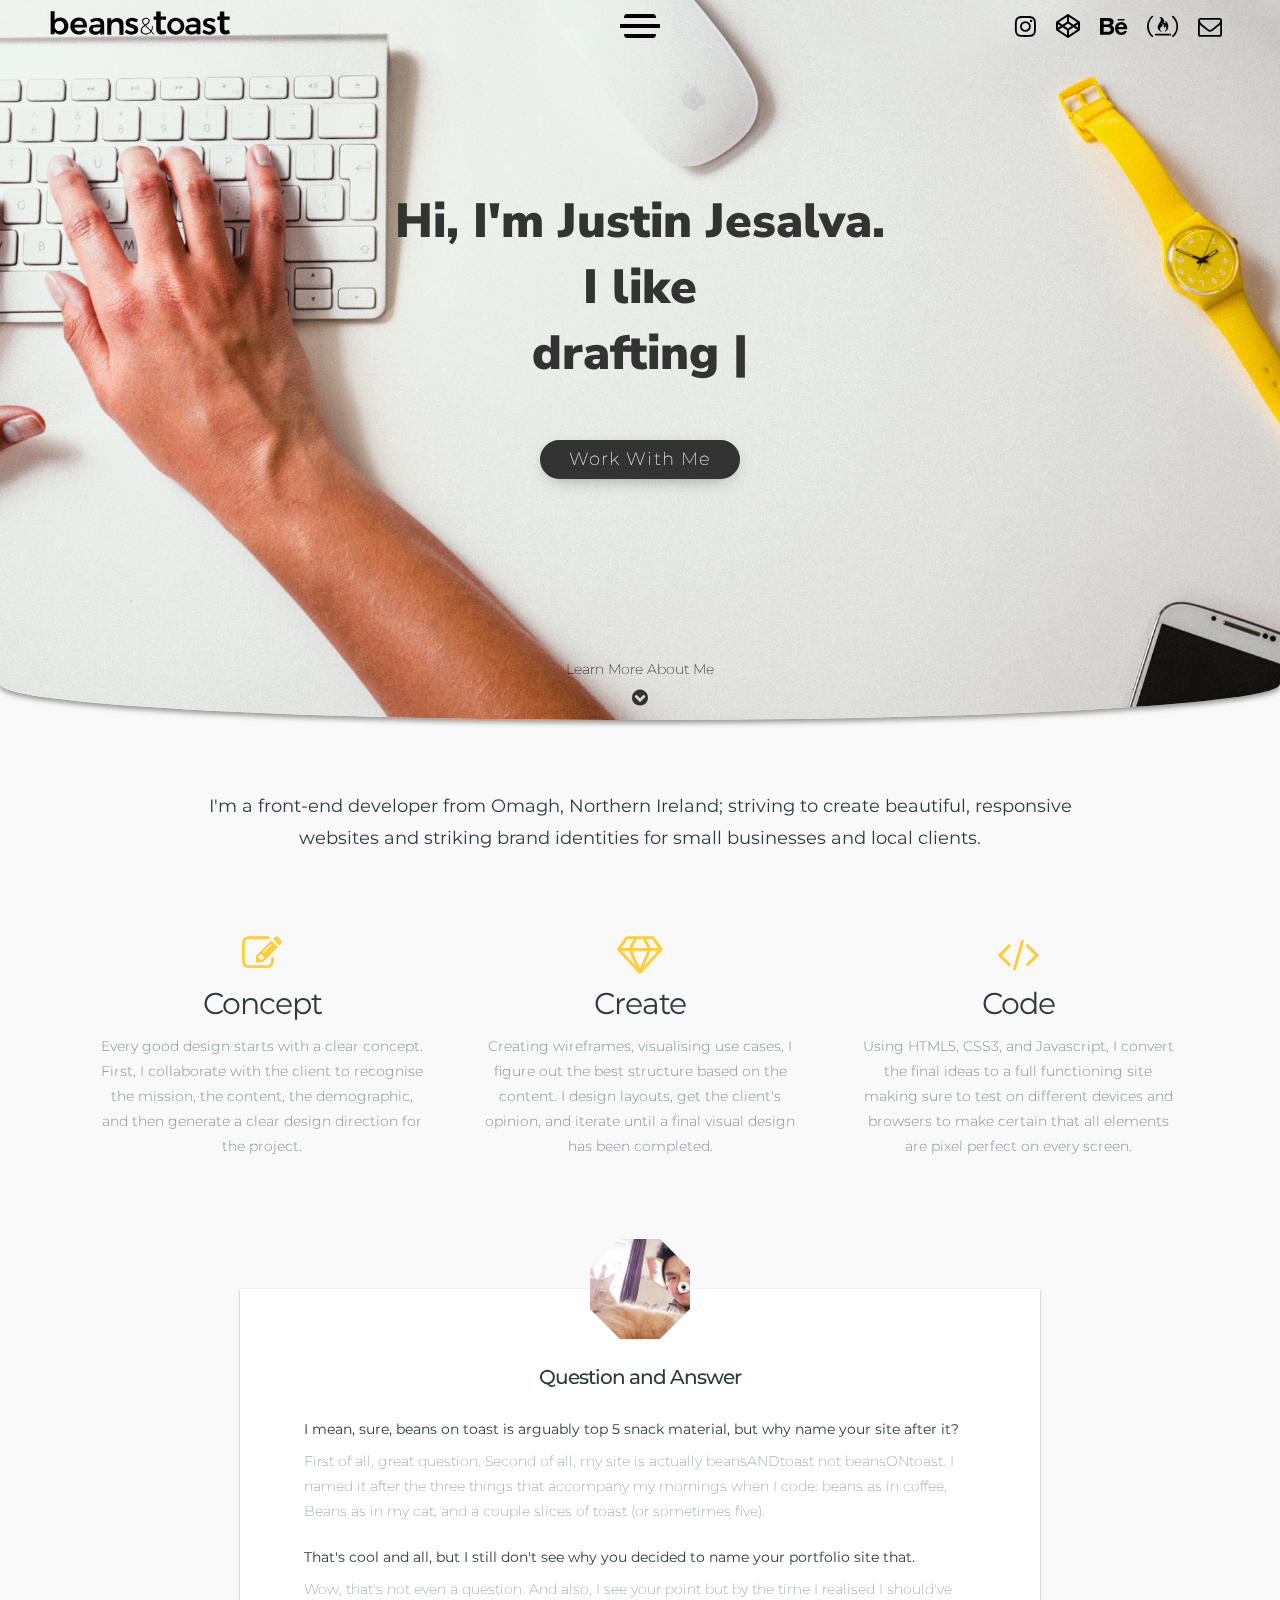
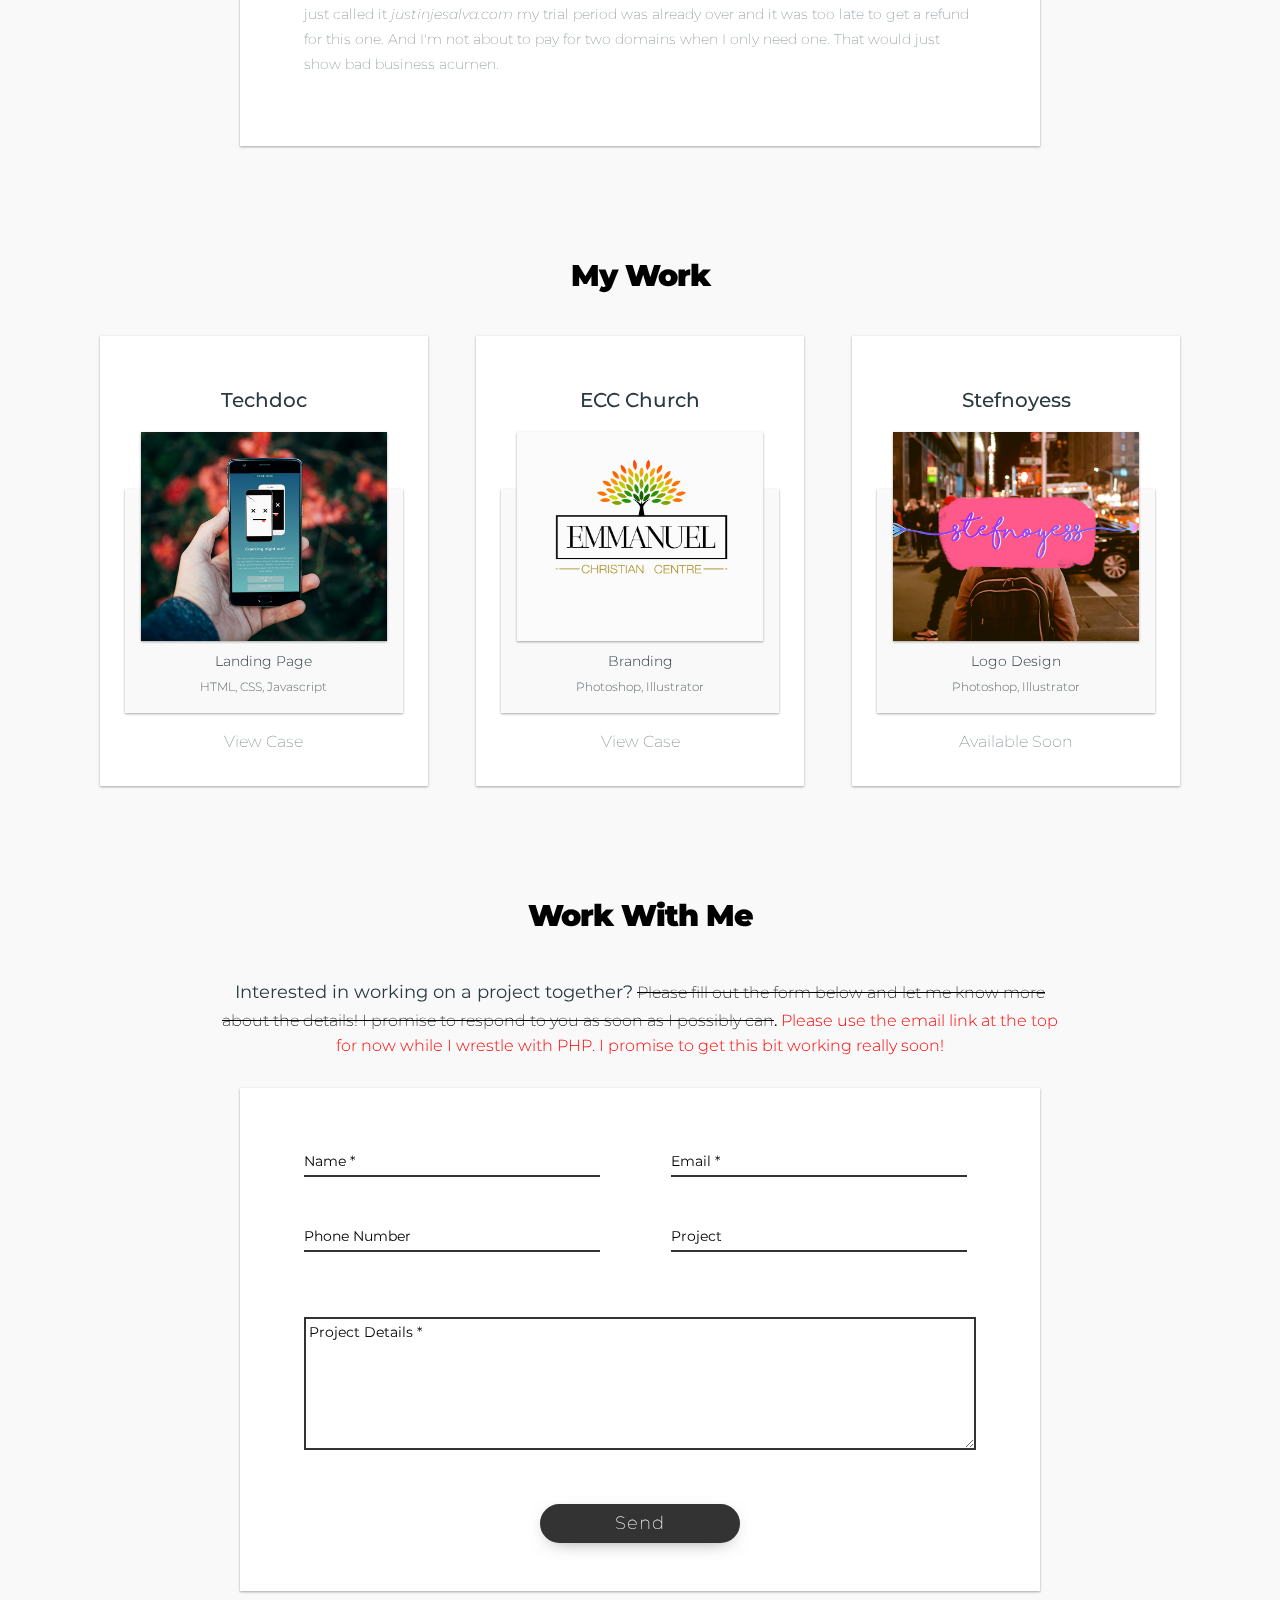
<file: index.html>
<!DOCTYPE html>
<html lang="en">
    <head>
        <meta charset="utf-8">
        <title>beans&amp;toast | Justin Jesalva Web Portfolio</title>
        <meta name="viewport" content="width=device-width, initial-scale=1.0">
        <meta name="author" content="Justin Jesalva">
        <meta name="description" content="Need a website designed and coded? Hi, my name is Justin Jesalva and I'm a Front-End Developer/Designer based in Omagh, NI.">
        <meta name="keywords" content="HTML, CSS, HTML5, CSS3, JavaScript, jQuery, web design, front-end developer, front-end designer, design, designer, developer, Omagh, Northern Ireland">
        <link href="https://fonts.googleapis.com/css?family=Montserrat:200,300,400,500,900|Nunito+Sans:900" rel="stylesheet">
        <link href="beans.css" rel="stylesheet">
        <link rel="stylesheet" href="https://maxcdn.bootstrapcdn.com/font-awesome/4.7.0/css/font-awesome.min.css">
    </head>
    <body>
        <!--/* To any beginners looking at my code and not seeing clearly how it works.
* send me a message:justinjesalva13@gmail.com
* I'd love to be of some help to you!
* There's not a better feeling than learning together!
*/-->
        <nav id="topMenu" class="menu">
            <div class="brand-logo js-slide"><a href="#"><img src="/Assets/beansandtoast.svg" alt="Brand logo."></a></div>

            <ul class="menu-list bold">
                <a data-scroll href="#about-me"><li class="menu-bold" content="who i am">who i am</li></a><br/>
                <a data-scroll href="#myWork"><li class="menu-bold" content="my work">my work</li></a><br/>
                <a data-scroll href="#workWithMe"><li class="menu-bold" content="work with me">work with me</li></a><br>
                <a href="/Assets/Justin_Jesalva-Front_End_Resume.pdf" target="_blank"><li class="menu-bold" content="my resume">my resume</li></a>
                
            </ul>
            <ul class="social thin small">
                <li class="menu-light"><a href="https://www.instagram.com/tintactoe13/" target="_blank">instagram</a></li>
                <li class="menu-light"><a href="https://codepen.io/tintactoe/" target="_blank">codepen</a></li>
                <li class="menu-light"><a href="https://www.behance.net/justinjesa862c" target="_blank">behance</a></li>
                <li class="menu-light"><a href="https://www.freecodecamp.com/fcc10f1f845" target="_blank">freecodecamp</a></li>
                <li class="menu-light"><a href="mailto:justinjesalva13@gmail.com">email</a></li>
            </ul>
            <div class="social-icons js-slide">
                <ul>
                    <li title="Instagram"><a href="https://www.instagram.com/tintactoe13/" target="_blank"><i class="fa fa-instagram" aria-hidden="true"></i></a></li>
                    <li title="Codepen"><a href="https://codepen.io/tintactoe/" target="_blank"><i class="fa fa-codepen" aria-hidden="true"></i></a></li>
                    <li title="Codepen"><a href="https://www.behance.net/justinjesa862c" target="_blank"><i class="fa fa-behance" aria-hidden="true"></i></a></li>
                    <li title="FreeCodeCamp"><a href="https://www.freecodecamp.com/fcc10f1f845" target="_blank"><i class="fa fa-free-code-camp" aria-hidden="true"></i></a></li>
                    <li title="Email Me"><a href="mailto:justinjesalva13@gmail.com"><i class="fa fa-envelope-o" aria-hidden="true"></i></a></li>
                </ul>
            </div>
        </nav>
        <div id="burgerIcon">
            <span></span>
        </div>
        <div class="body-wrapper popup-1 z-index">
            <header class="hero hero-1 z-index popup-2">
                <p class="typewriter center">Hi, I'm Justin Jesalva. <br> I like <br><span class="typed-element"></span></p>
                <a data-scroll class="main-button thin popup center" href="#workWithMe">Work With Me</a>
                <div class="page-scroll  thin center small">
                    <a data-scroll href="#about-me"><p>Learn More About Me</p>
                        <i class="fa fa-chevron-circle-down fa-lg" aria-hidden="true"></i></a>
                </div>
            </header>

            <section id="about-me" class="wrapper about-me z-index center">
                <div class="snippet preamble dark">
                    <p>I'm a front-end developer from Omagh, Northern Ireland; striving to create beautiful, responsive websites and striking brand identities for small businesses and local clients.</p>
                </div>
                <section id="ccc">
                    <div class="step">
                        <i class="fa fa-pencil-square-o gold" aria-hidden="true"></i>
                        <h2 class="title dark">Concept</h2>
                        <p class="small grey thin-2">Every good design starts with a clear concept. First, I collaborate with the client to recognise the mission, the content, the demographic, and then generate a clear design direction for the project. </p>
                    </div>
                    <div class="step">
                        <i class="fa fa-diamond gold" aria-hidden="true"></i>
                        <h2 class="title dark">Create</h2>
                        <p class="small grey thin-2">Creating wireframes, visualising use cases, I figure out the best structure based on the content. I design layouts, get the client's opinion, and iterate until a final visual design has been completed. </p>
                    </div>
                    <div class="step">
                        <i class="fa fa-code gold" aria-hidden="true"></i>
                        <h2 class="title dark">Code</h2>
                        <p class="small grey thin-2">Using HTML5, CSS3, and Javascript, I convert the final ideas to a full functioning site making sure to test on different devices and browsers to make certain that all elements are pixel perfect on every screen.</p>
                    </div>
                </section>
                <div class="dp z-index"></div>
                <section class="note-wide popup-1">
                    <h2 class="title dark small-title">Question and Answer</h2>
                    <p class="question small dark">I mean, sure, beans on toast is arguably top 5 snack material, but why name your site after it?</p>
                    <p class="answer small grey thin">First of all, great question. Second of all, my site is actually beansANDtoast not beansONtoast. I named it after the three things that accompany my mornings when I code: beans as in coffee, Beans as in my cat, and a couple slices of toast (or sometimes five).</p>
                    <p class="question small dark">That's cool and all, but I still don't see why you decided to name your portfolio site that.</p>
                    <p class="answer small grey thin">Wow, that's not even a question. And also, I see your point but by the time I realised I should've just called it <em>justinjesalva.com</em> my trial period was already over and it was too late to get a refund for this one. And I'm not about to pay for two domains when I only need one. That would just show bad business acumen.</p>
                </section>
            </section>

            <section id="myWork" class="wrapper">
                <h2 class="title bold center">My Work</h2>
                <div class="work-wrapper">

                    <a href="techdoc.html"><div class="work center popup-1">
                        <h2 class="dark small-title">Techdoc</h2>
                        <div class="work-image popup-1 wi-1"></div>
                        <div class="work-details-wrapper popup-1">
                            <p class="dark thin-2 small">Landing Page</p>
                            <p class="darkgrey thin-2 skills">HTML, CSS, Javascript</p>
                        </div>
                        <p class="case-link grey thin">View Case</p>
                        </div>
                    </a>
                    <a href="ecc.html"><div class="work center popup-1">
                        <h2 class="dark small-title">ECC Church</h2>
                        <div class="work-image popup-1 wi-3"></div>
                        <div class="work-details-wrapper popup-1">
                            <p class="dark thin-2 small">Branding</p>
                            <p class="darkgrey thin-2 skills">Photoshop, Illustrator</p>
                        </div>
                        <p class="case-link grey thin">View Case</p>
                        </div>
                    </a>

                    <a href="javascript:;"><div class="work center popup-1">
                        <h2 class="dark small-title">Stefnoyess</h2>
                        <div class="work-image popup-1 wi-2"></div>
                        <div class="work-details-wrapper popup-1">
                            <p class="dark thin-2 small">Logo Design</p>
                            <p class="darkgrey thin-2 skills">Photoshop, Illustrator</p>
                        </div>
                        <p class="case-link grey thin">Available Soon</p>
                        </div>
                    </a>
                </div>
            </section>
            
            <section id="workWithMe" class="wrapper center">

                <h2 class="title bold">Work With Me</h2>
                <p><span class="preamble dark">Interested in working on a project together?</span> <span class="thin">Please fill out the form below and let me know more about the details! I promise to respond to you as soon as  I possibly can</span>. <span class="thin-2">Please use the email link at the top for now while I wrestle with PHP. I promise to get this bit working really soon!</span></p>
                <section class="note-wide popup-1 contactForm">
                    <form name="contactForm" action="#">
                       
                        <span class="formEntry"><label for="name" class="js-label small">Name <sup>*</sup></label>
                        <input class="js-input small thin" type="text" name="name" maxlength="40" required></span>
                        
                        <span class="formEntry"><label for="email" class="js-label small">Email <sup>*</sup></label>
                            <input class="js-input small thin" type="email" name="email" maxlength="40" required></span>
                        
                        <span class="formEntry"><label for="tel" class="js-label small">Phone Number</label>
                            <input class="js-input small thin" type="tel" name="phoneNumber" maxlength="11"></span>
                        
                        <span class="formEntry"><label for="project" class="js-label small">Project</label>
                            <input class="js-input small thin" type="text" name="project" maxlength="20"></span>
                        
                        <div class="formEntryWide"><label for="projectDetails" class="js-label small">Project Details <sup>*</sup></label>
                        <textarea class="small thin-2 js-input" name="details" id="projectDetails" rows="5" placeholder="" required></textarea></div>
                        
                        <div class="formEntryWide center"><input class="popup-1 main-button thin" type="submit" name="send" value="Send" disabled> </div>

                    </form>
                </section>

            </section>
        </div>  


















        <footer>
            <div class="tilt-wrapper" data-tilt data-tilt-reset="false" data-tilt-perspective="900" data-tilt-max="60" data-tilt-speed="900" data-tilt-transition="true" data-tilt-easing="cubic-bezier(.03,.98,.52,.99)">
                <img src="/Assets/beanswithtoastFluffyEvenCuter.svg" alt="Little cartoon cat holding a piece of toast.">
            </div>
            <p class="small thin-2">JUSTIN JESALVA &copy; 2017-2018</p><br>
        </footer>
        






        

        <script src="dist/js/smooth-scroll.js"></script>
        <script>smoothScroll.init({
                speed: 900,
                easing: 'easeInOutCubic'
            });</script>
        <script type="text/javascript" src="/js/vanilla-tilt.js"></script>
        <script type="text/javascript" src="/js/beans.js"></script>
        <script type="text/javascript" src="/js/beansform.js"></script>
        <script type="text/javascript" src="/js/typed.js"></script>
        <script>document.addEventListener('DOMContentLoaded', function(){
                Typed.new('.typed-element', {
                    strings: ["drafting logos.", "designing user interfaces.", "creating landing pages.", "developing websites.", "cute cats (and alliteration)."],
                    typeSpeed: 60,
                    loop: true,
                    backDelay: 1200,
                    cursorChar: "|"
                });
            });</script>
    </body>
</html>
</file>
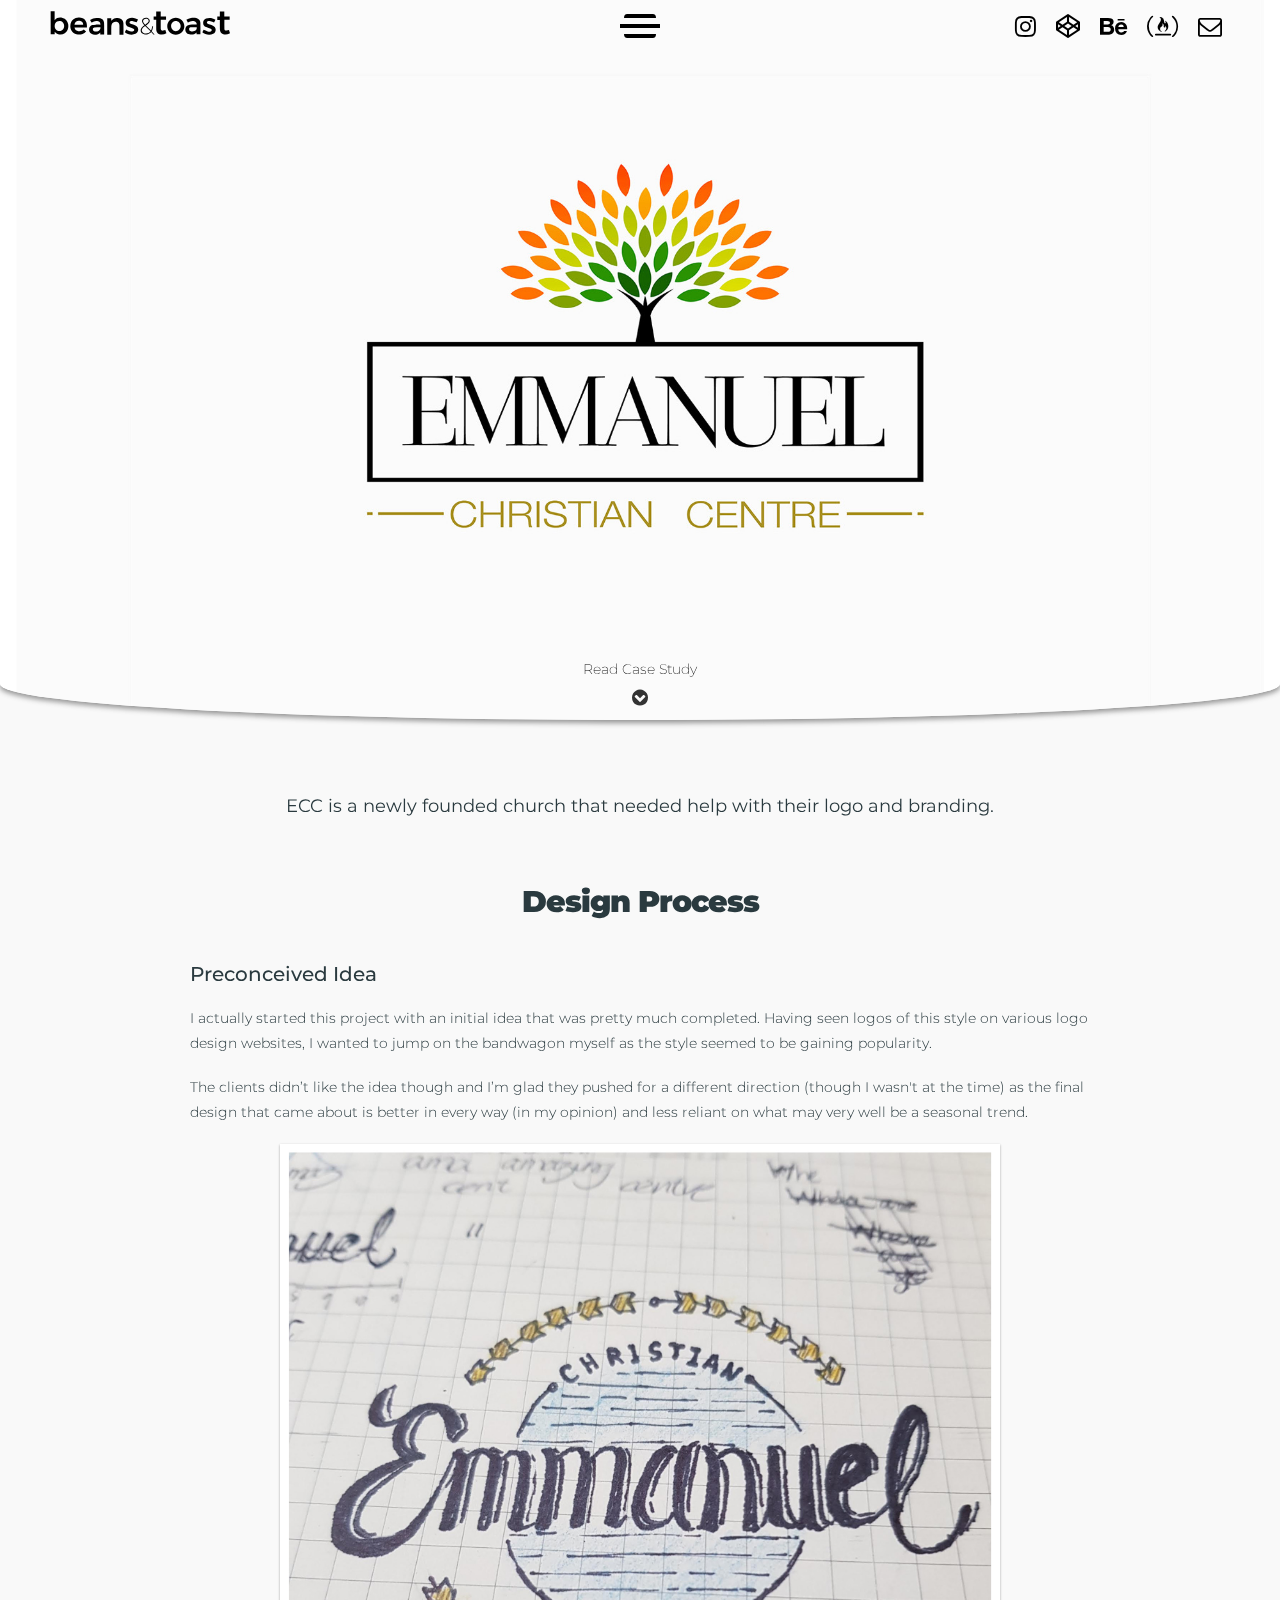
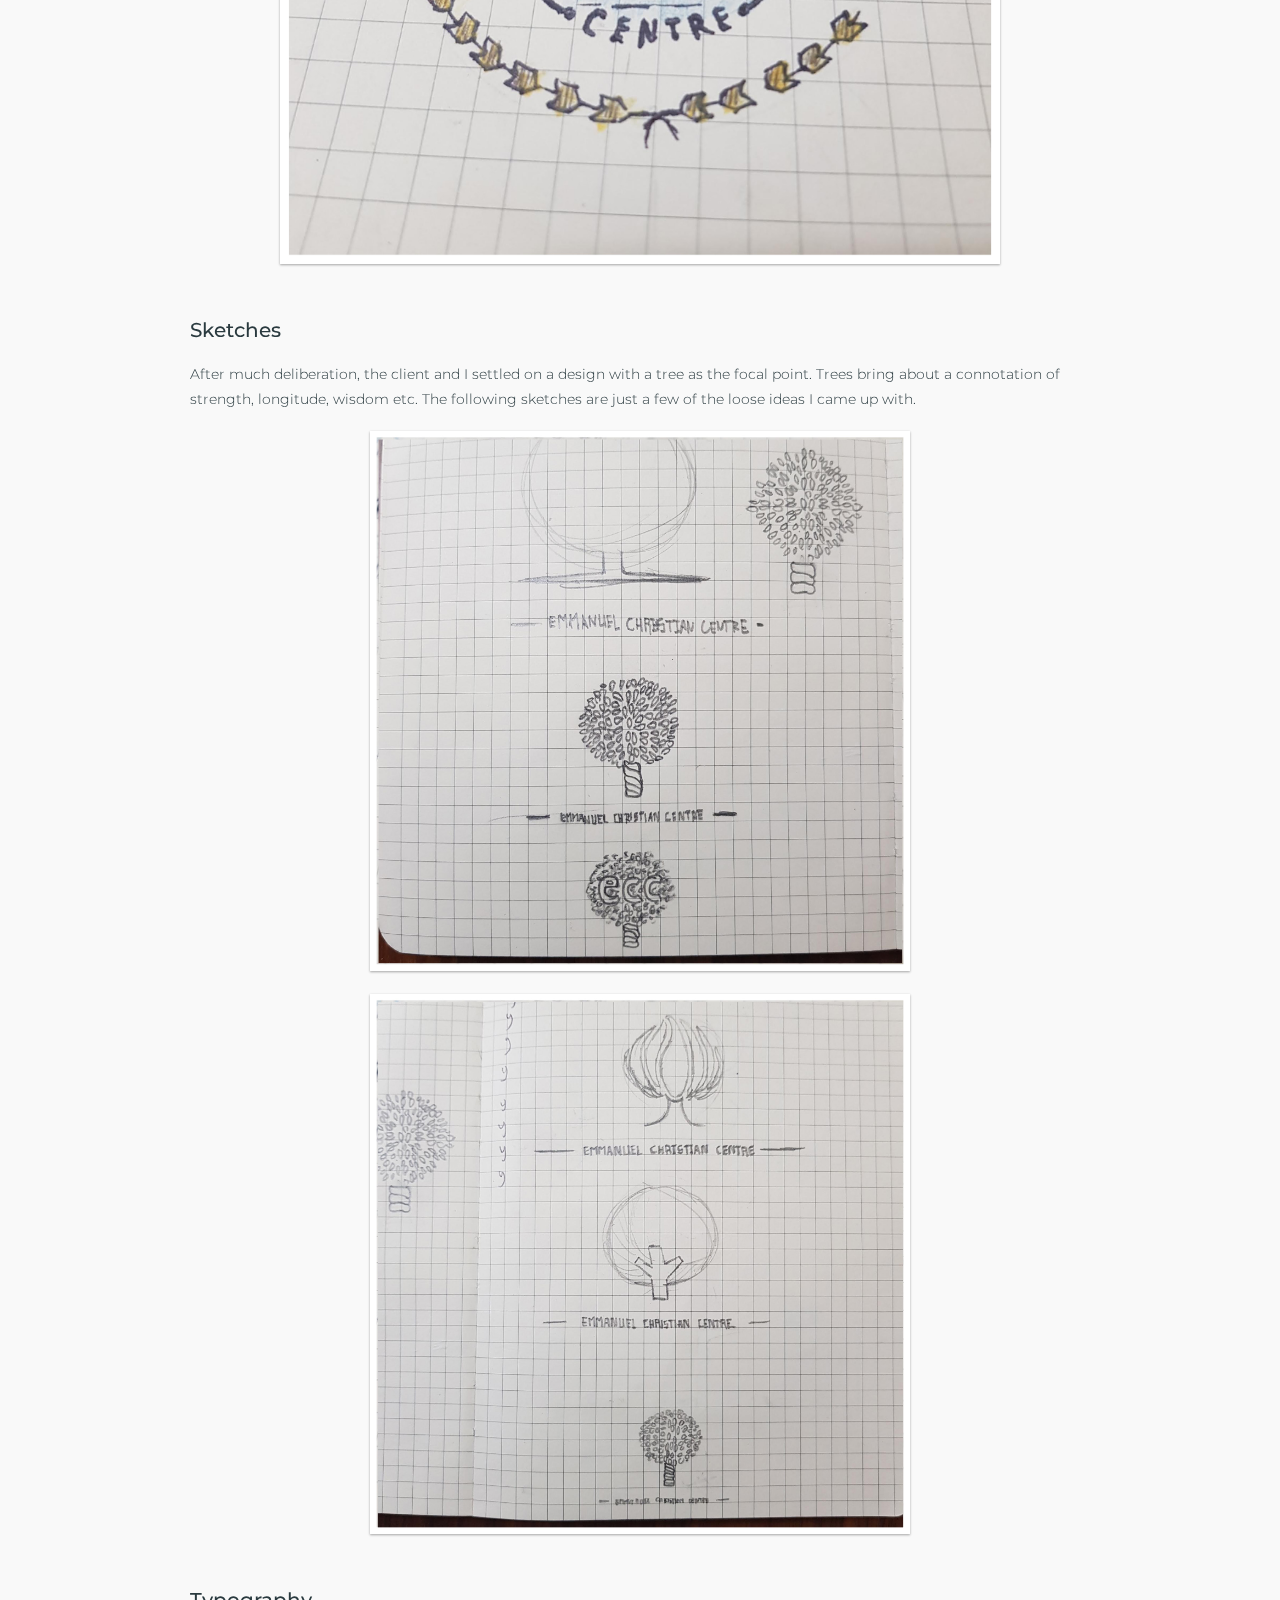
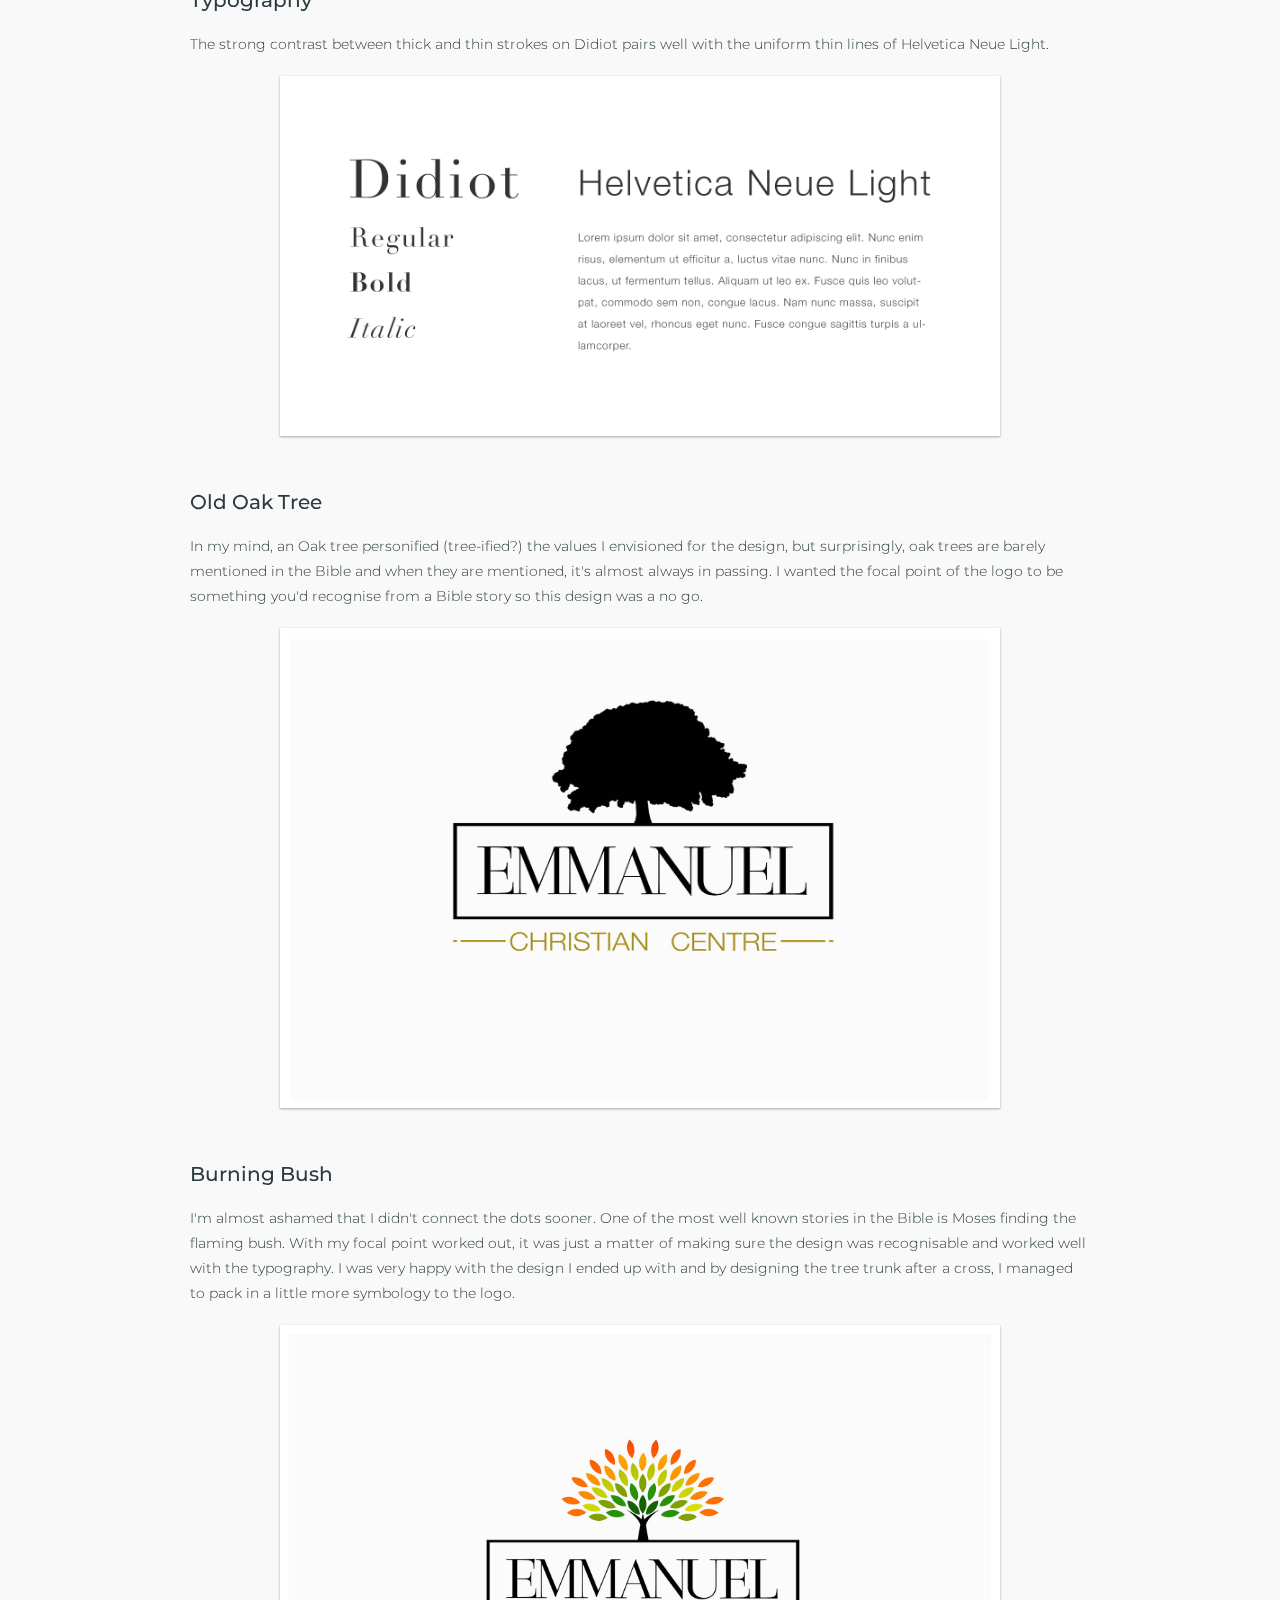
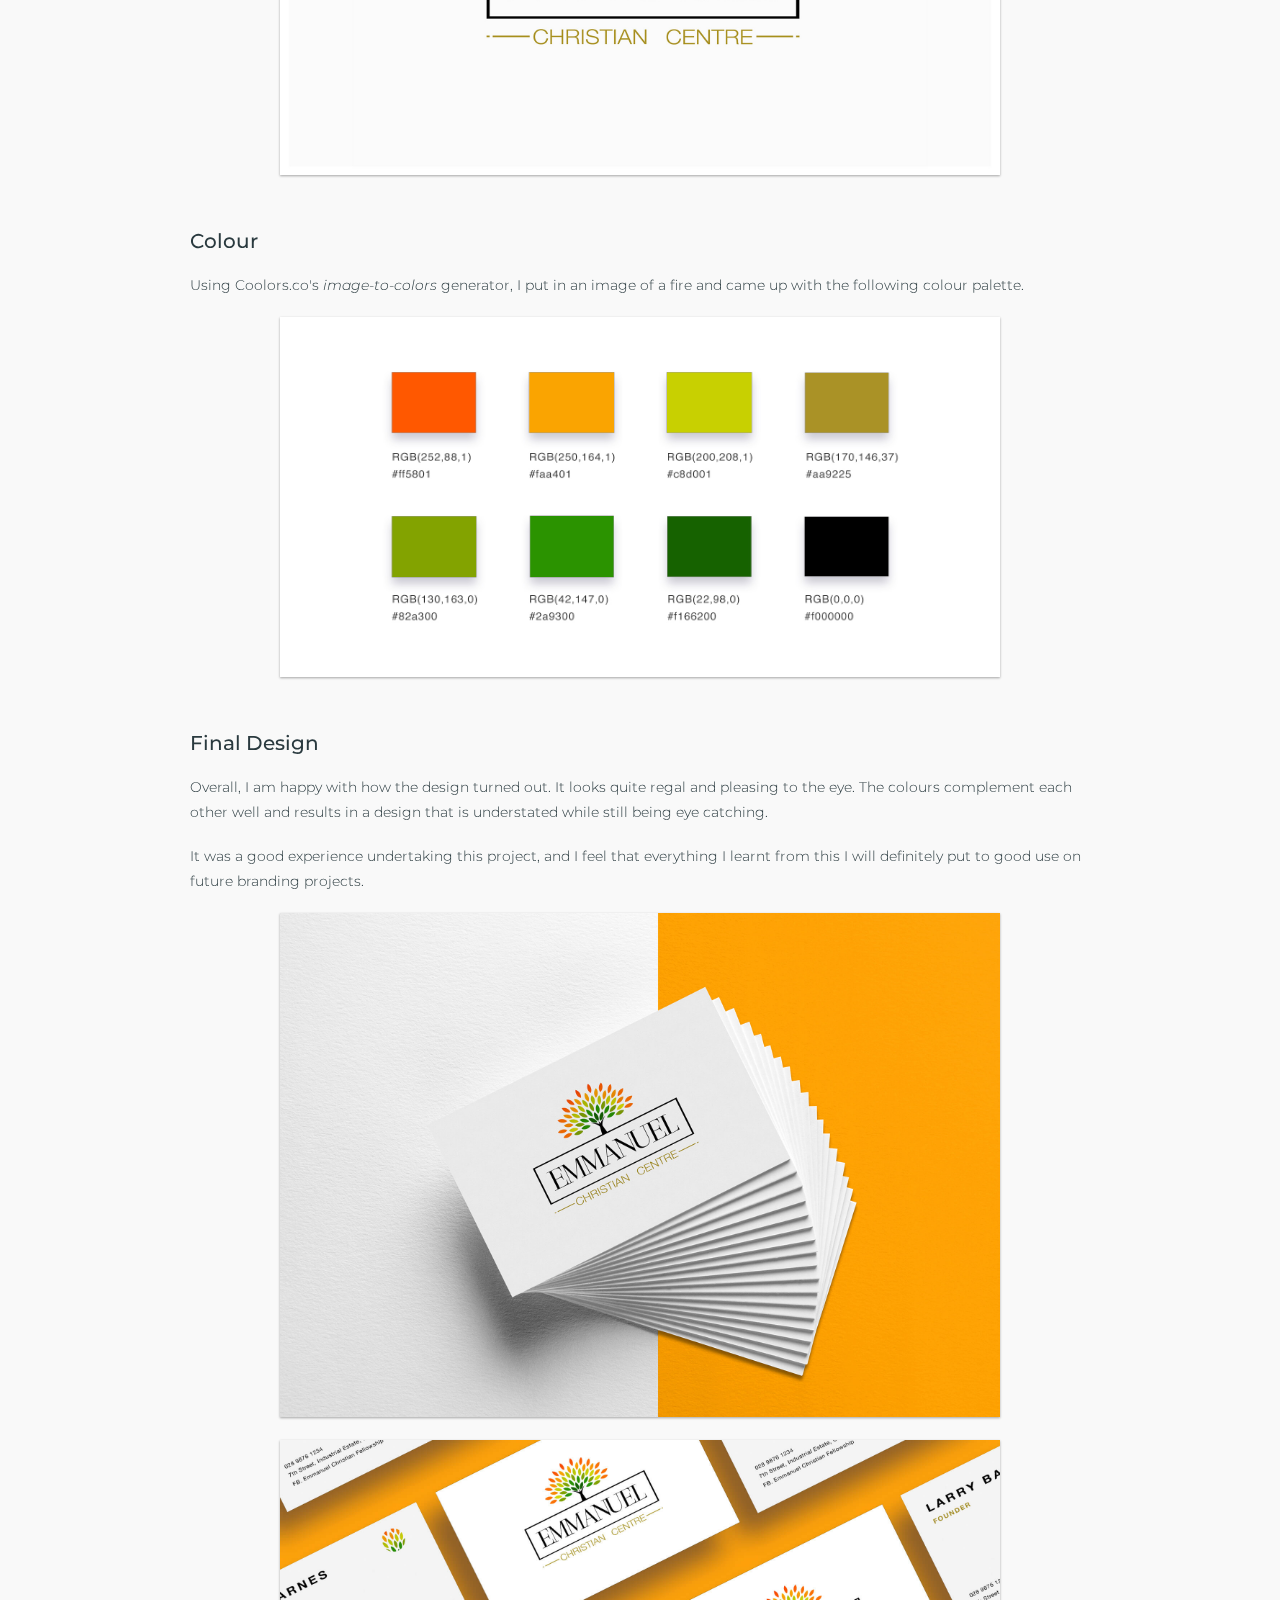
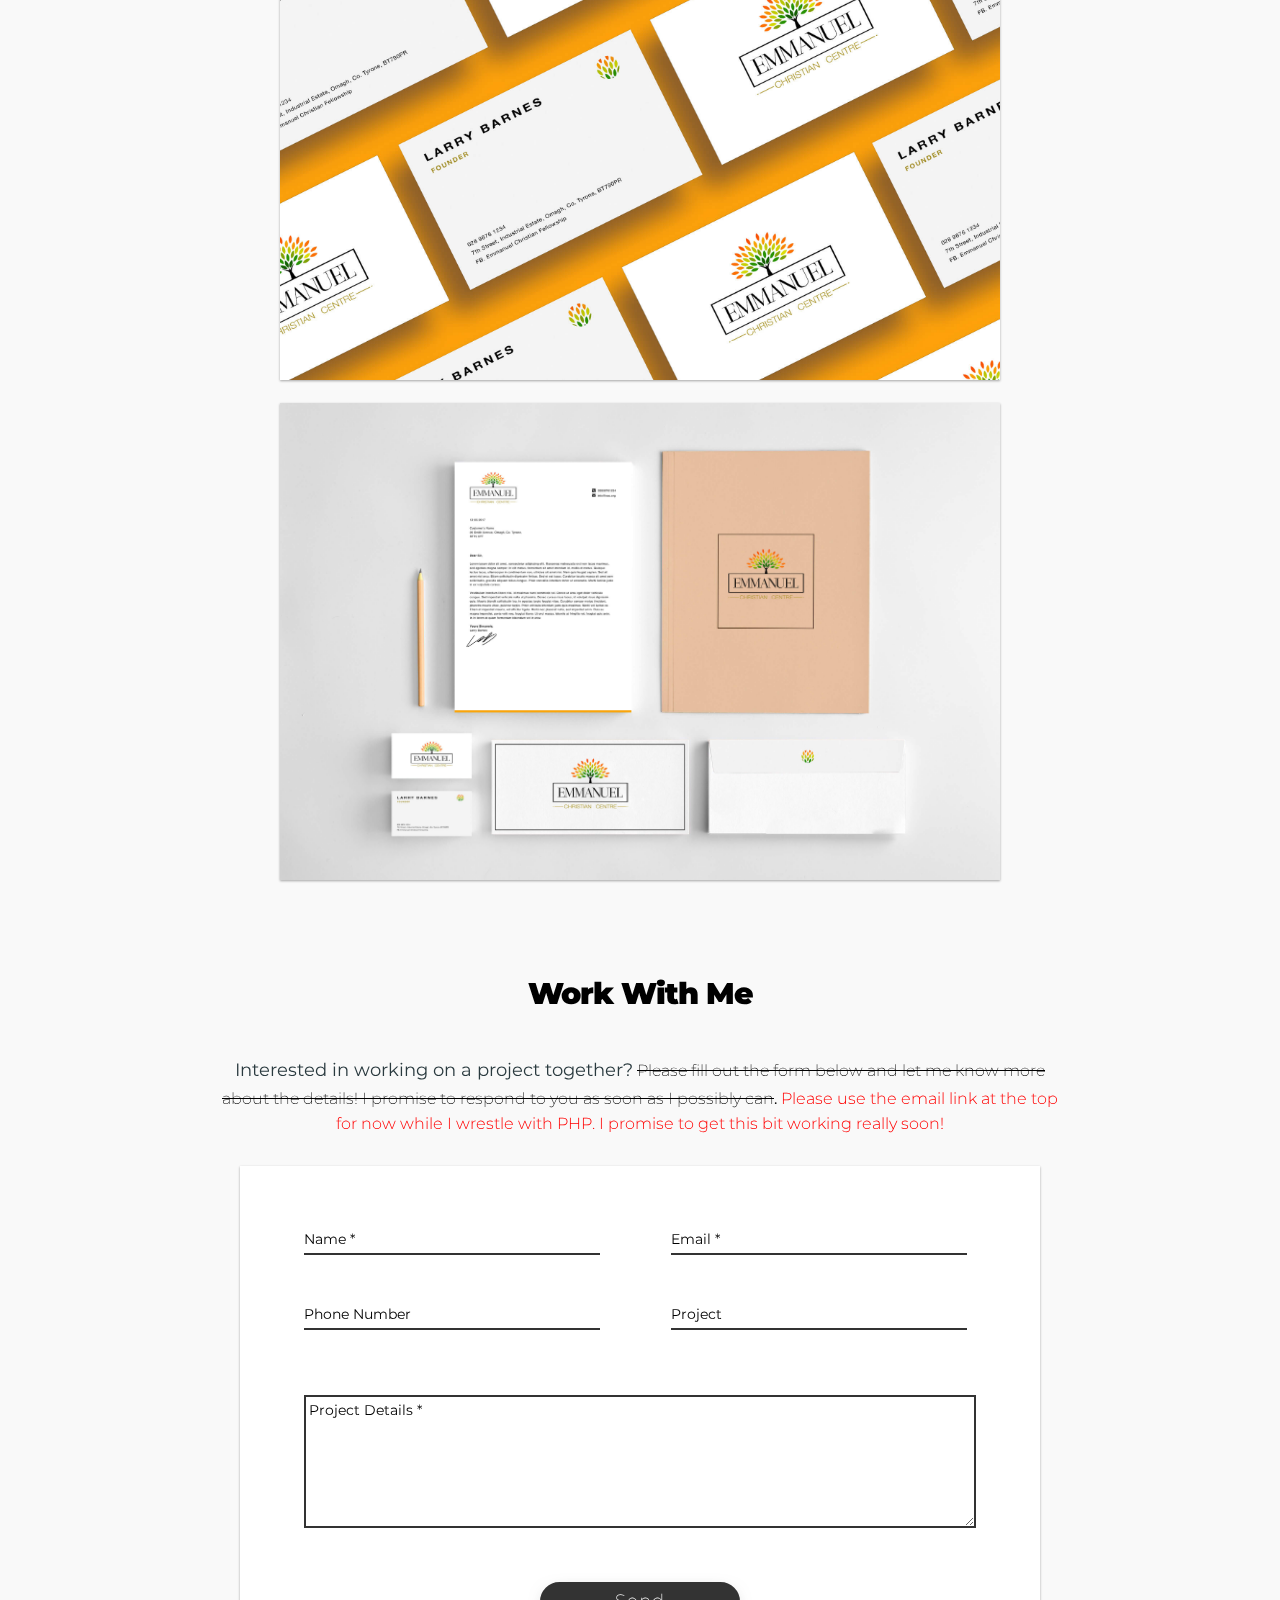
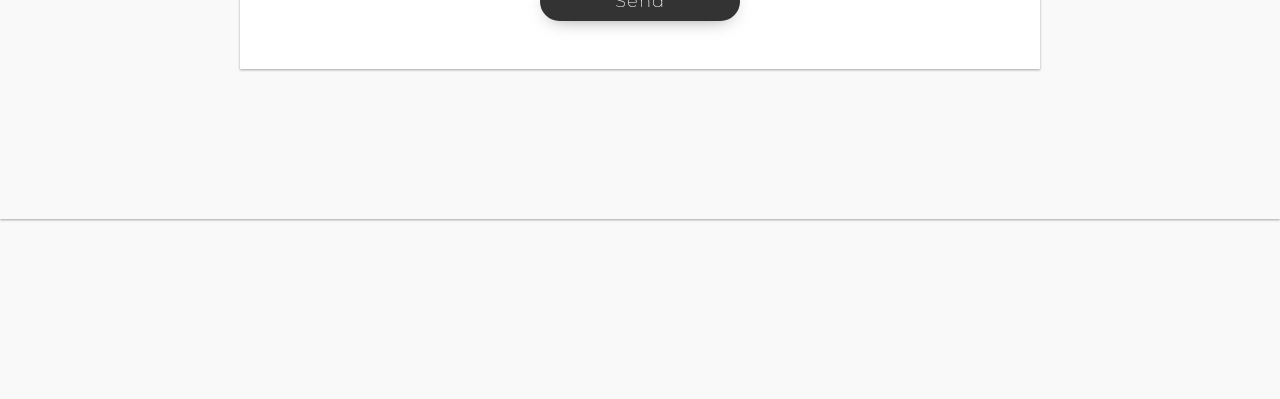
<file: ecc.html>
<!DOCTYPE html>
<html lang="en">
    <head>
        <meta charset="utf-8">
        <title>beans&amp;toast | Justin Jesalva Web Portfolio</title>
        <meta name="viewport" content="width=device-width, initial-scale=1.0">
        <meta name="author" content="Justin Jesalva">
        <meta name="description" content="Need a website designed and coded? Hi, my name is Justin Jesalva and I'm a Front-End Developer/Designer based in Omagh, NI.">
        <meta name="keywords" content="HTML, CSS, HTML5, CSS3, JavaScript, jQuery, web design, front-end developer, front-end designer, design, designer, developer, Omagh, Northern Ireland">
        <link href="https://fonts.googleapis.com/css?family=Montserrat:200,300,400,500,900|Nunito+Sans:900" rel="stylesheet">
        <link href="beans.css" rel="stylesheet">
        <link rel="stylesheet" href="https://maxcdn.bootstrapcdn.com/font-awesome/4.7.0/css/font-awesome.min.css">
    </head>
    <body>
        <!--/* To any beginners looking at my code and not seeing clearly how it works.
* send me a message:justinjesalva13@gmail.com
* I'd love to be of some help to you!
* There's not a better feeling than learning together!
*/-->
        <nav id="topMenu" class="menu">
            <div class="brand-logo js-slide"><a href="index.html"><img src="/Assets/beansandtoast.svg" alt="Brand logo."></a></div>

            <ul class="menu-list bold">
                <a data-scroll href="index.html#myWork"><li class="menu-bold" content="back">back</li></a><br/>
                <a data-scroll href="#workWithMe"><li class="menu-bold" content="work with me">work with me</li></a><br>
                <a href="/Assets/Justin_Jesalva-Front_End_Resume.pdf" target="_blank"><li class="menu-bold" content="my resume">my resume</li></a>
                
            </ul>
            <ul class="social thin small">
                <li class="menu-light"><a href="https://www.instagram.com/tintactoe13/" target="_blank">instagram</a></li>
                <li class="menu-light"><a href="https://codepen.io/tintactoe/" target="_blank">codepen</a></li>
                <li class="menu-light"><a href="https://www.behance.net/justinjesa862c" target="_blank">behance</a></li>
                <li class="menu-light"><a href="https://www.freecodecamp.com/fcc10f1f845" target="_blank">freecodecamp</a></li>
                <li class="menu-light"><a href="mailto:justinjesalva13@gmail.com">email</a></li>
            </ul>
            <div class="social-icons js-slide">
                <ul>
                    <li title="Instagram"><a href="https://www.instagram.com/tintactoe13/" target="_blank"><i class="fa fa-instagram" aria-hidden="true"></i></a></li>
                    <li title="Codepen"><a href="https://codepen.io/tintactoe/" target="_blank"><i class="fa fa-codepen" aria-hidden="true"></i></a></li>
                    <li title="Codepen"><a href="https://www.behance.net/justinjesa862c" target="_blank"><i class="fa fa-behance" aria-hidden="true"></i></a></li>
                    <li title="FreeCodeCamp"><a href="https://www.freecodecamp.com/fcc10f1f845" target="_blank"><i class="fa fa-free-code-camp" aria-hidden="true"></i></a></li>
                    <li title="Email Me"><a href="mailto:justinjesalva13@gmail.com"><i class="fa fa-envelope-o" aria-hidden="true"></i></a></li>
                </ul>
            </div>
        </nav>
        <div id="burgerIcon">
            <span></span>
        </div>
        <div class="body-wrapper popup-1 z-index">
            <header class="hero hero-3 z-index popup-2">
                <div class="page-scroll  thin center small">
                    <a data-scroll href="#ecc"><p>Read Case Study</p>
                        <i class="fa fa-chevron-circle-down fa-lg" aria-hidden="true"></i></a>
                </div>
            </header>

            <section id="ecc" class="wrapper z-index center">
                <div class="snippet preamble dark">
                    <p>ECC is a newly founded church that needed help with their logo and branding.</p>
                </div>
            </section>
            
            <h2 class="bold title dark center">Design Process</h2>
            
            <section id="colour" class="wrapper snippet stage">
                <h2 class="small-title dark">Preconceived Idea</h2>
               
                <p class="small dark thin-2">I actually started this project with an initial idea that was pretty much completed. Having seen logos of this style on various logo design websites, I wanted to jump on the bandwagon myself as the style seemed to be gaining popularity.</p>
                <br>
                <p class="small dark thin-2">The clients didn’t like the idea though and I’m glad they pushed for a different direction (though I wasn't at the time) as the final design that came about is better in every way (in my opinion) and less reliant on what may very well be a seasonal trend.</p>
                <br>
                <div class="lg center"><img class="wide popup-1" src="Assets/ECC_Case/hipster.jpg" alt="very rough wireframe sketch detailing the layout of the page."></div>
            </section>
            
            <section id="colour" class="wrapper snippet stage">
                <h2 class="small-title dark">Sketches</h2>
               
                <p class="small dark thin-2">After much deliberation, the client and I settled on a design with a tree as the focal point. Trees bring about a connotation of strength, longitude, wisdom etc. The following sketches are just a few of the loose ideas I came up with.</p>
                <br>
                <div class="md center"><img class="wide popup-1" src="Assets/ECC_Case/sketches.jpg" alt="very rough wireframe sketch detailing the layout of the page."></div>
                <br>
                <div class="md center"><img class="wide popup-1" src="Assets/ECC_Case/sketches-2.jpg" alt="very rough wireframe sketch detailing the layout of the page."></div>
            </section>
            
            <section id="typography" class="wrapper snippet stage">
                <h2 class="small-title dark">Typography</h2>
               
                <p class="small dark thin-2">The strong contrast between thick and thin strokes on Didiot pairs well with the uniform thin lines of Helvetica Neue Light.</p>
                <br>
                <div class="lg center"><img class="wide popup-1" src="Assets/ECC_Case/typography.jpg" alt="very rough wireframe sketch detailing the layout of the page."></div>
            </section>
            
            <section id="colour" class="wrapper snippet stage">
                <h2 class="small-title dark">Old Oak Tree</h2>
               
                <p class="small dark thin-2">In my mind, an Oak tree personified (tree-ified?) the values I envisioned for the design, but surprisingly, oak trees are barely mentioned in the Bible and when they are mentioned, it's almost always in passing. I wanted the focal point of the logo to be something you'd recognise from a Bible story so this design was a no go.</p>
                <br>
                <div class="lg center"><img class="wide popup-1" src="Assets/ECC_Case/oak-tree.jpg" alt="very rough wireframe sketch detailing the layout of the page."></div>
            </section>
            
            <section id="colour" class="wrapper snippet stage">
                <h2 class="small-title dark">Burning Bush</h2>
               
                <p class="small dark thin-2">I'm almost ashamed that I didn't connect the dots sooner. One of the most well known stories in the Bible is Moses finding the flaming bush. With my focal point worked out, it was just a matter of making sure the design was recognisable and worked well with the typography. I was very happy with the design I ended up with and by designing the tree trunk after a cross, I managed to pack in a little more symbology to the logo. </p>
                <br>
                <div class="lg center"><img class="wide popup-1" src="Assets/ECC_Case/burning_bush.jpg" alt="very rough wireframe sketch detailing the layout of the page."></div>
            </section>
            
            <section id="colour" class="wrapper snippet stage">
                <h2 class="small-title dark">Colour</h2>
               
                <p class="small dark thin-2">Using <a href="https://coolors.co" target="_blank">Coolors.co's</a> <em>image-to-colors</em> generator, I put in an image of a fire and came up with the following colour palette.</p>
                <br>
                <div class="lg center"><img class="wide popup-1" src="Assets/ECC_Case/colour-palette.jpg" alt="very rough wireframe sketch detailing the layout of the page."></div>
            </section>
            
            <section id="typography" class="wrapper snippet stage">
                <h2 class="small-title dark">Final Design</h2>
               
                <p class="small dark thin-2">Overall, I am happy with how the design turned out. It looks quite regal and pleasing to the eye. The colours complement each other well and results in a design that is understated while still being eye catching.</p>
                <br>
                <p class="small dark thin-2">It was a good experience undertaking this project, and I feel that everything I learnt from this I will definitely put to good use on future branding projects.</p>
                <br>
                <div class="lg center"><img class="wide popup-1" src="Assets/ECC_Case/Branding-2.jpg" alt="very rough wireframe sketch detailing the layout of the page."></div>
                <br>
                <div class="lg center"><img class="wide popup-1" src="Assets/ECC_Case/Branding-1.jpg" alt="very rough wireframe sketch detailing the layout of the page."></div>
                <br>
                <div class="lg center"><img class="wide popup-1" src="Assets/ECC_Case/stationery.jpg" alt="very rough wireframe sketch detailing the layout of the page."></div>
            </section>

            
            
            <section id="workWithMe" class="wrapper center">

                <h2 class="title bold">Work With Me</h2>
                <p><span class="preamble dark">Interested in working on a project together?</span> <span class="thin">Please fill out the form below and let me know more about the details! I promise to respond to you as soon as  I possibly can</span>. <span class="thin-2">Please use the email link at the top for now while I wrestle with PHP. I promise to get this bit working really soon!</span></p>
                <section class="note-wide popup-1 contactForm">
                    <form name="contactForm" action="#">
                       
                        <span class="formEntry"><label for="name" class="js-label small">Name <sup>*</sup></label>
                        <input class="js-input small thin" type="text" name="name" maxlength="40" required></span>
                        
                        <span class="formEntry"><label for="email" class="js-label small">Email <sup>*</sup></label>
                            <input class="js-input small thin" type="email" name="email" maxlength="40" required></span>
                        
                        <span class="formEntry"><label for="tel" class="js-label small">Phone Number</label>
                            <input class="js-input small thin" type="tel" name="phoneNumber" maxlength="11"></span>
                        
                        <span class="formEntry"><label for="project" class="js-label small">Project</label>
                            <input class="js-input small thin" type="text" name="project" maxlength="20"></span>
                        
                        <div class="formEntryWide"><label for="projectDetails" class="js-label small">Project Details <sup>*</sup></label>
                        <textarea class="small thin-2 js-input" name="details" id="projectDetails" rows="5" placeholder="" required></textarea></div>
                        
                        <div class="formEntryWide center"><input class="popup-1 main-button thin" type="submit" name="send" value="Send" disabled> </div>

                    </form>
                </section>

            </section>
        </div>  


















        <footer>
            <div class="tilt-wrapper" data-tilt data-tilt-reset="false" data-tilt-perspective="900" data-tilt-max="60" data-tilt-speed="900" data-tilt-transition="true" data-tilt-easing="cubic-bezier(.03,.98,.52,.99)">
                <img src="/Assets/beanswithtoastFluffyEvenCuter.svg" alt="Little cartoon cat holding a piece of toast.">
            </div>
            <p class="small thin-2">JUSTIN JESALVA &copy; 2017-2018</p><br>
        </footer>






        

        <script src="dist/js/smooth-scroll.js"></script>
        <script>smoothScroll.init({
                speed: 900,
                easing: 'easeInOutCubic'
            });</script>
        <script type="text/javascript" src="/js/vanilla-tilt.js"></script>
        <script type="text/javascript" src="/js/beans.js"></script>
        <script type="text/javascript" src="/js/beansform.js"></script>
        <script type="text/javascript" src="/js/typed.js"></script>
        <script>document.addEventListener('DOMContentLoaded', function(){
                Typed.new('.typed-element', {
                    strings: ["drafting logos.", "designing user interfaces.", "creating landing pages.", "developing websites.", "cute cats (and alliteration)."],
                    typeSpeed: 60,
                    loop: true,
                    backDelay: 1200,
                    cursorChar: "|"
                });
            });</script>
    </body>
</html>
</file>
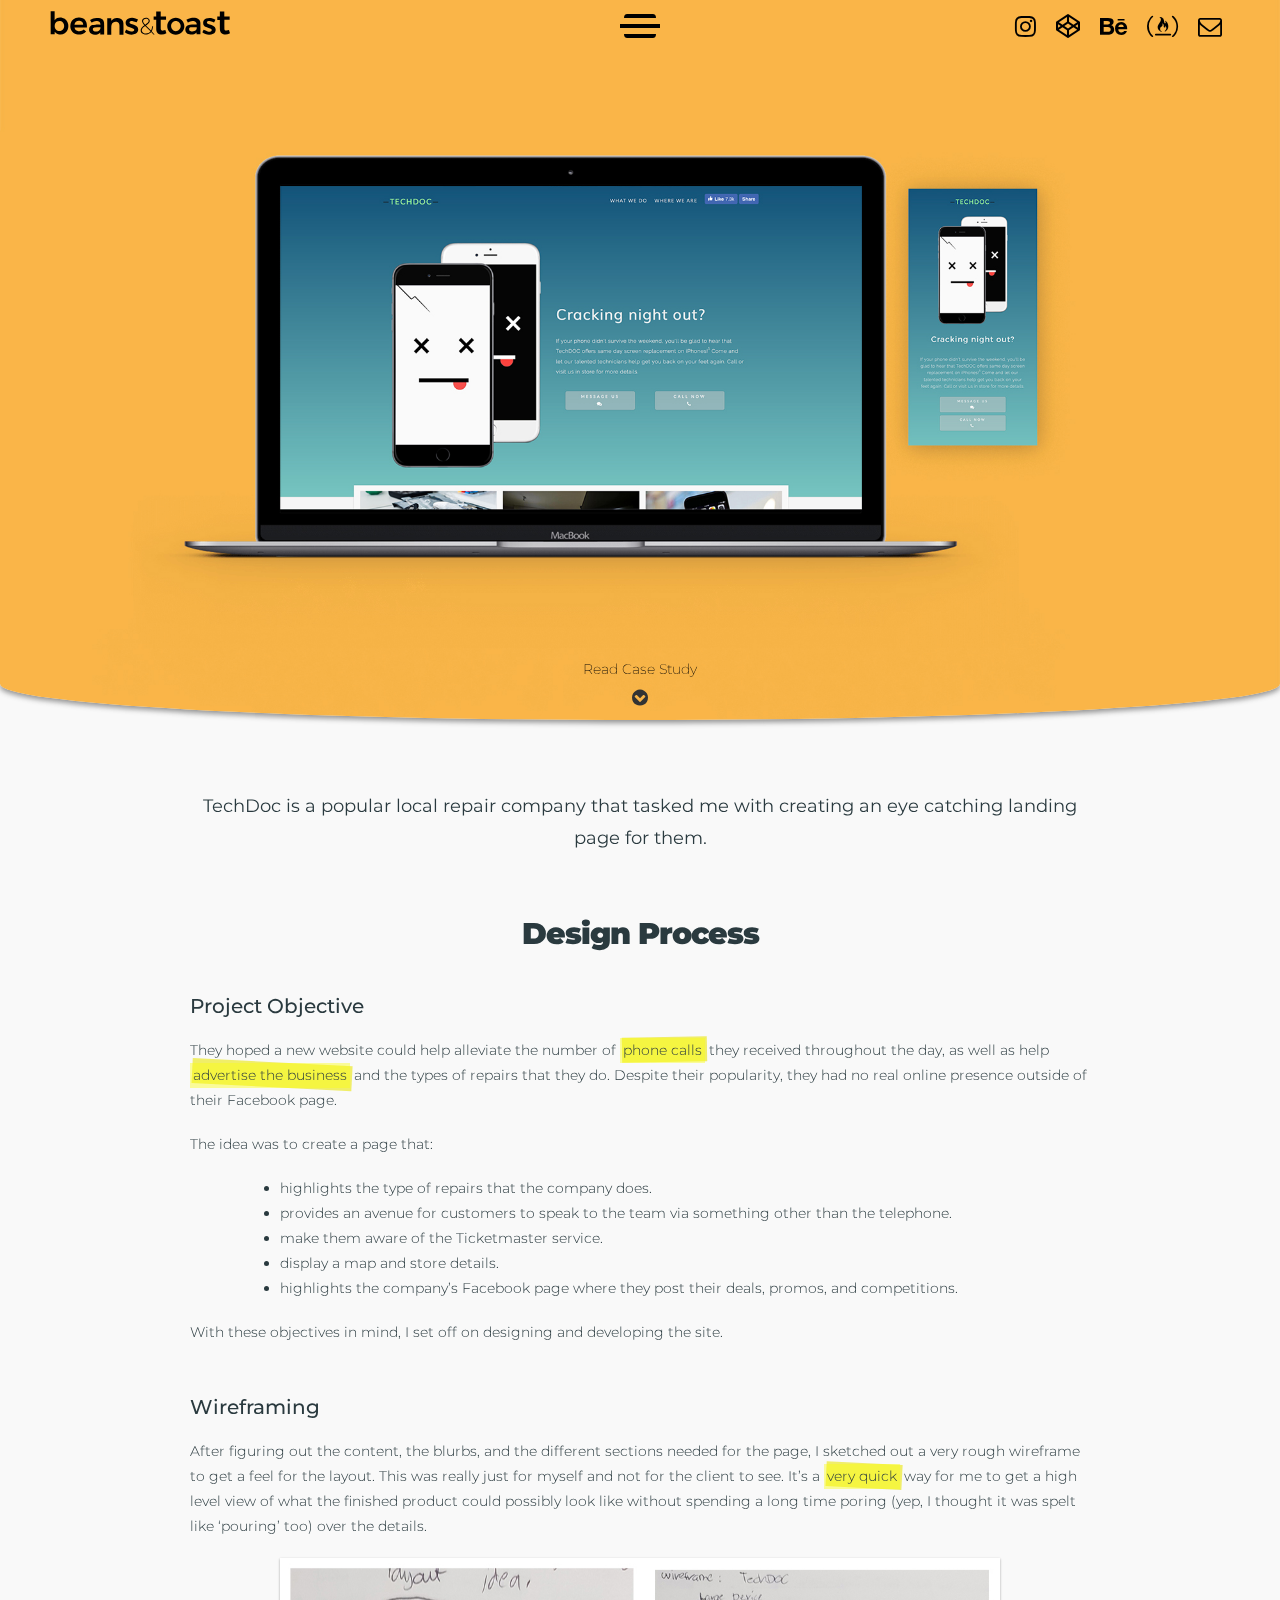
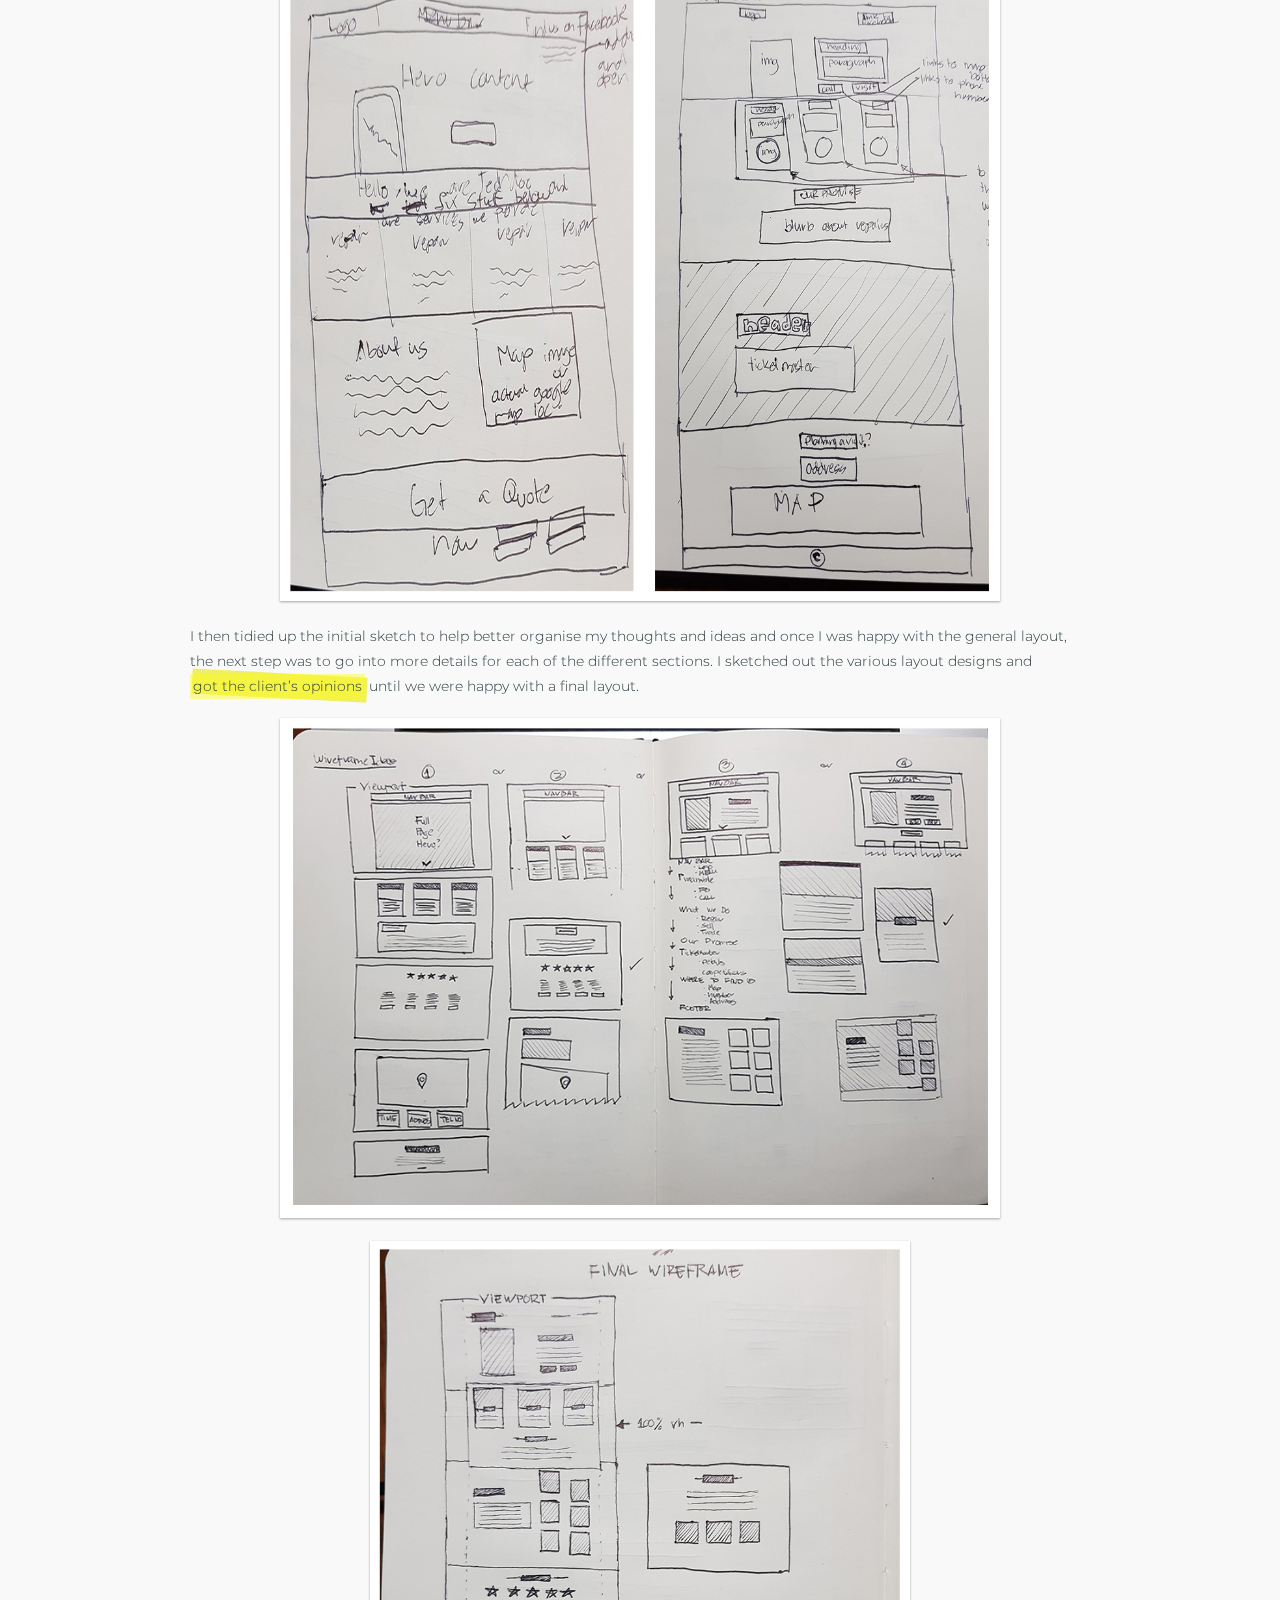
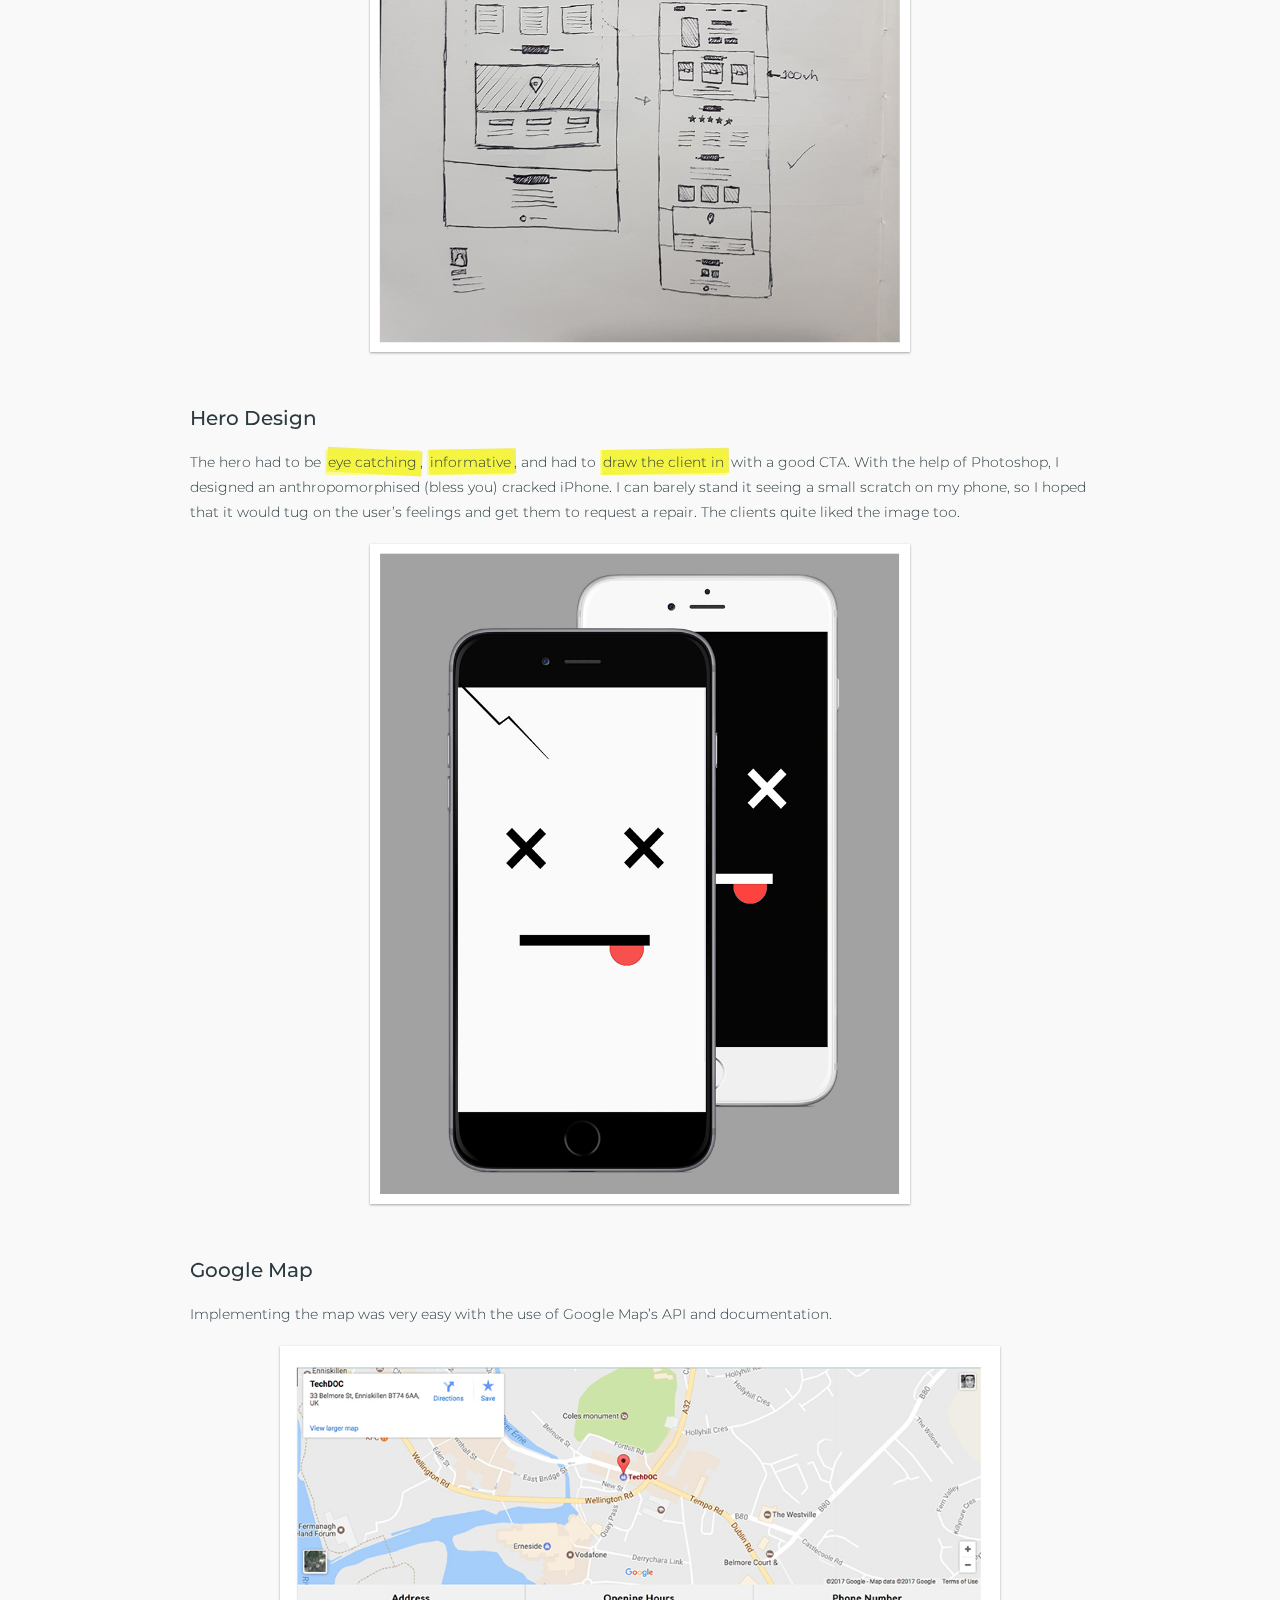
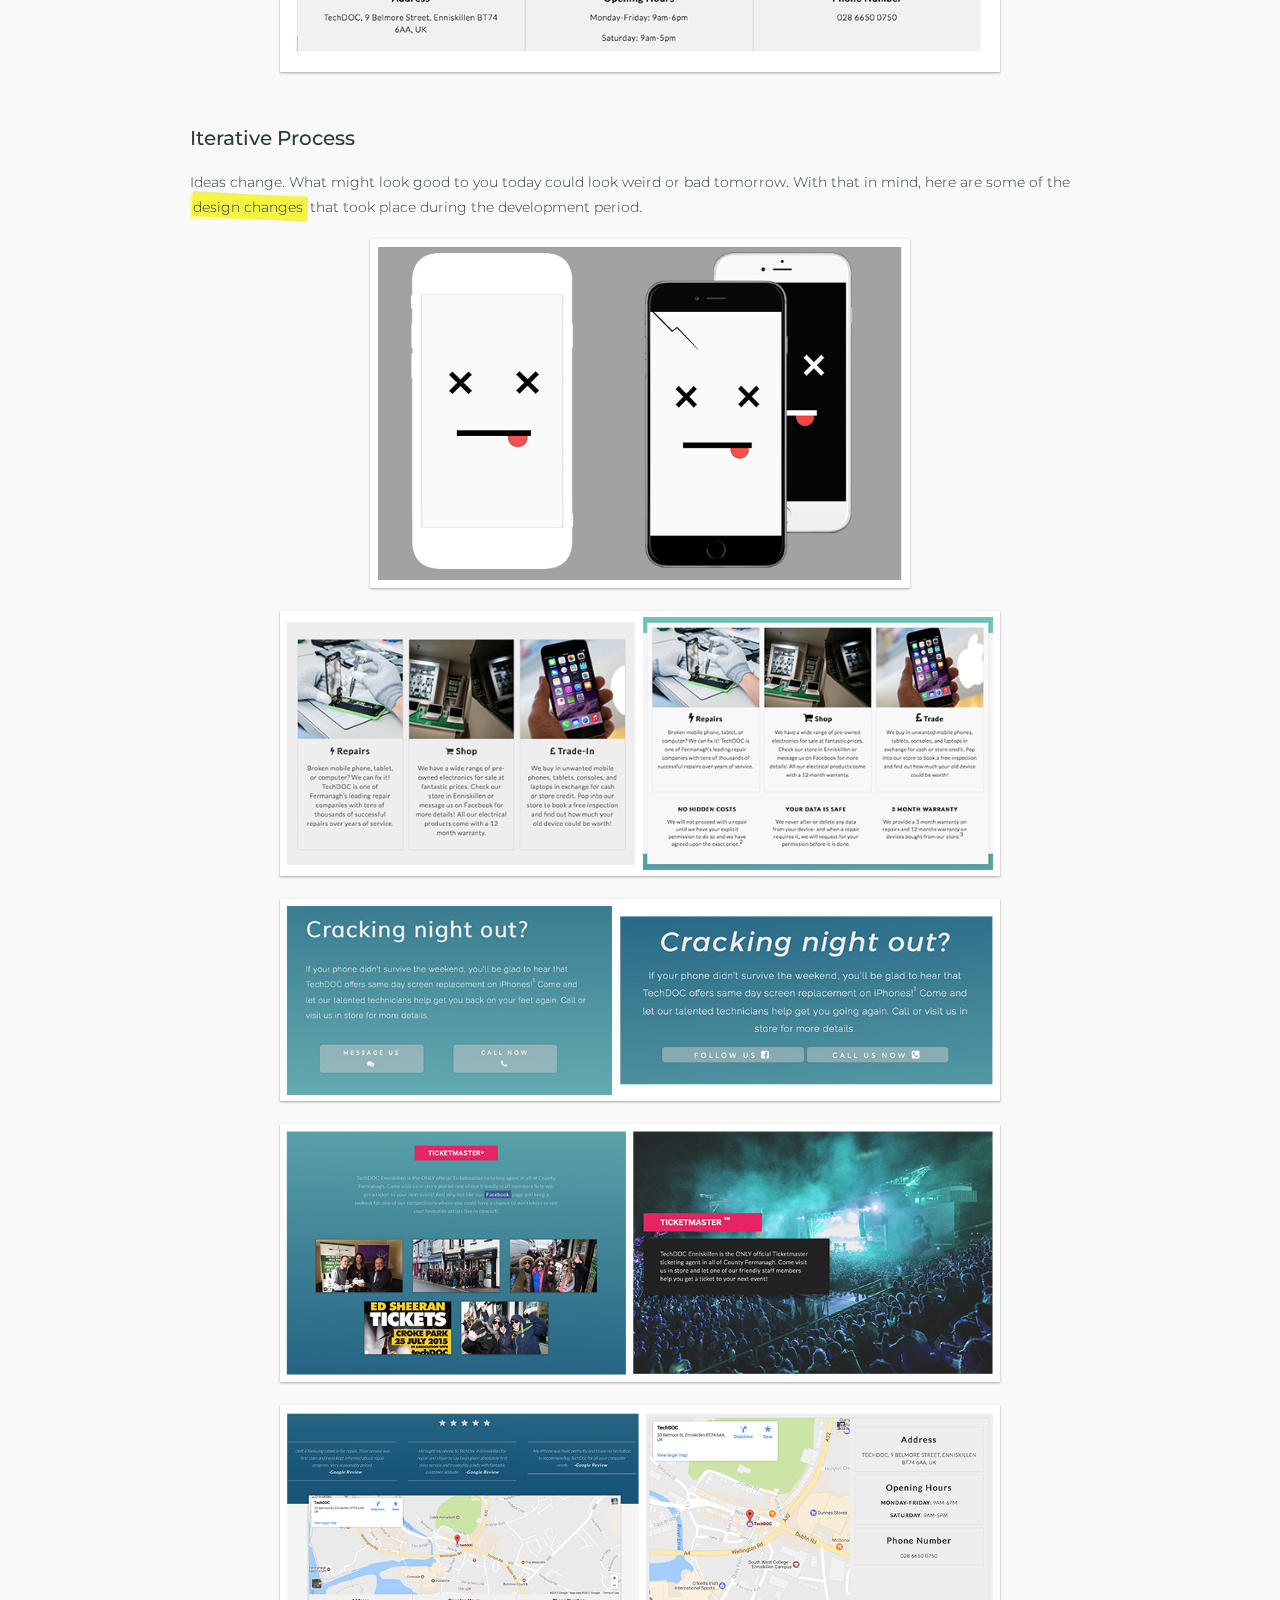
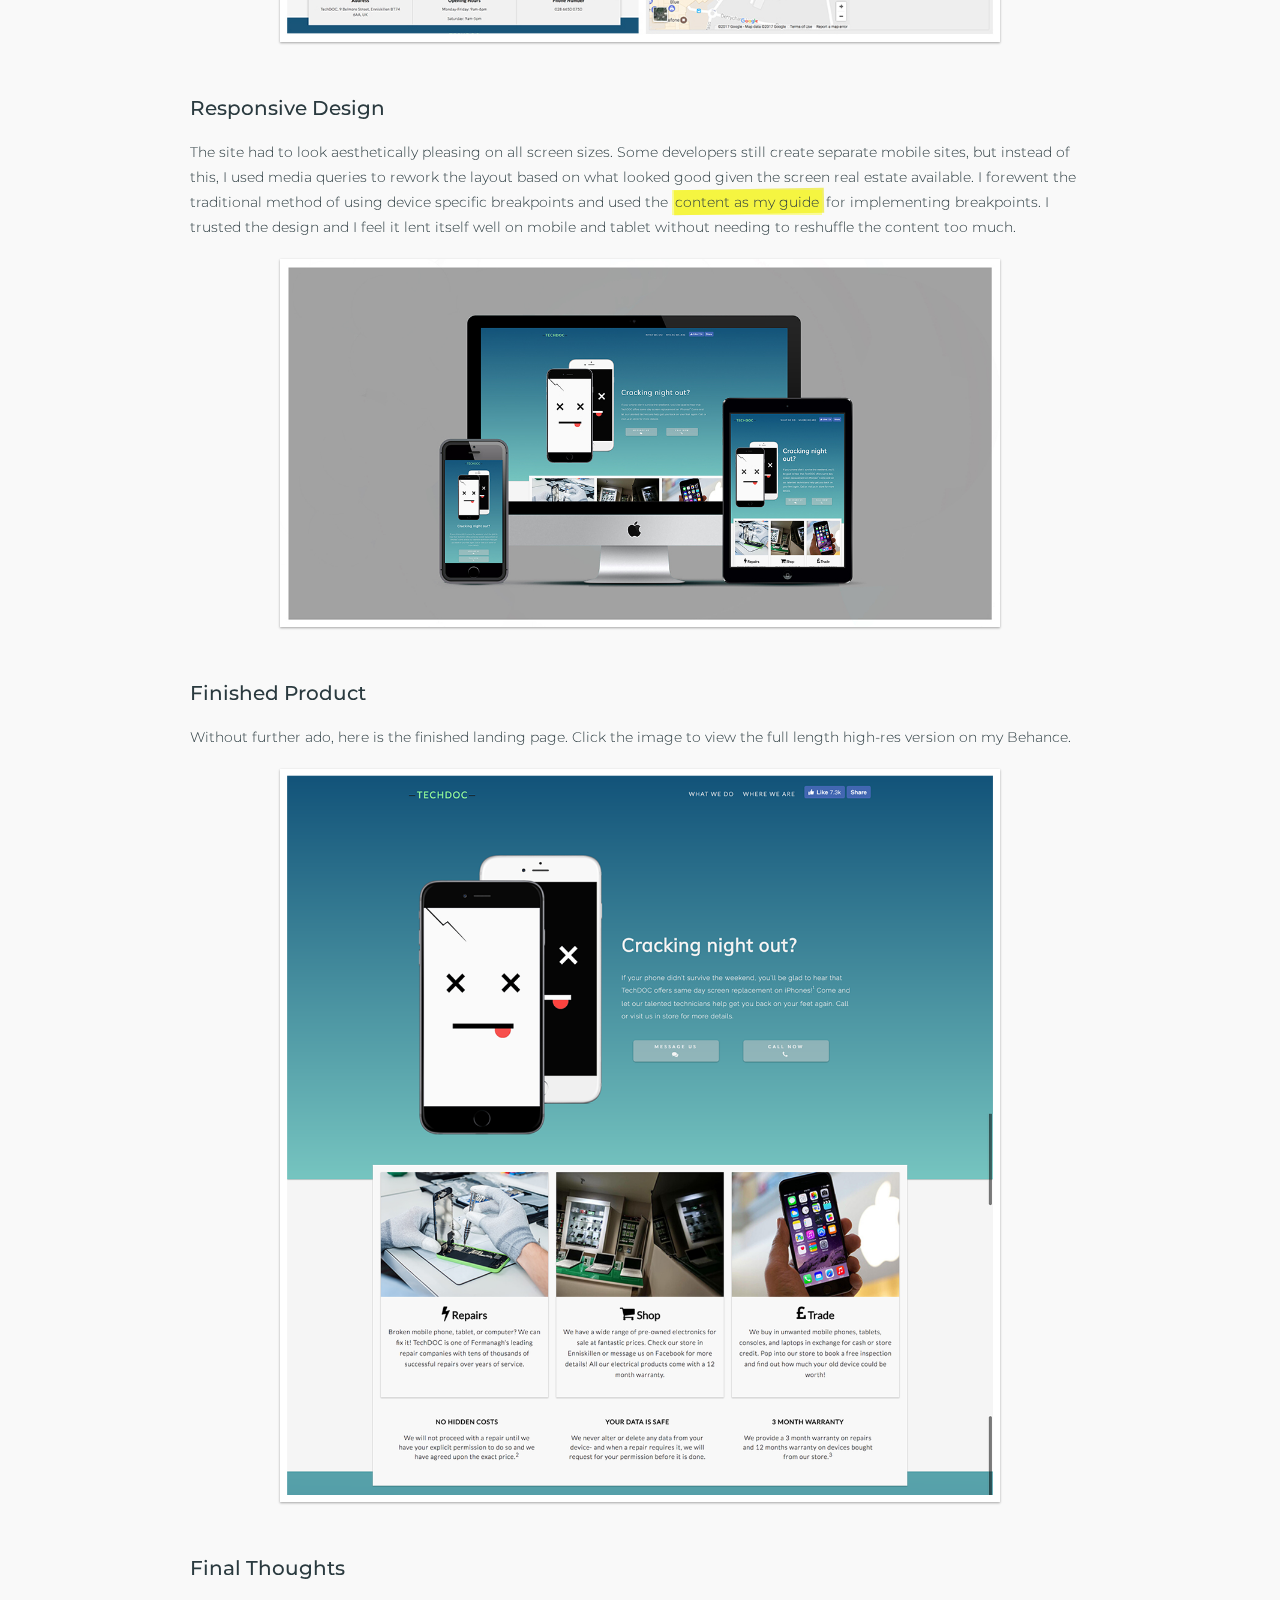
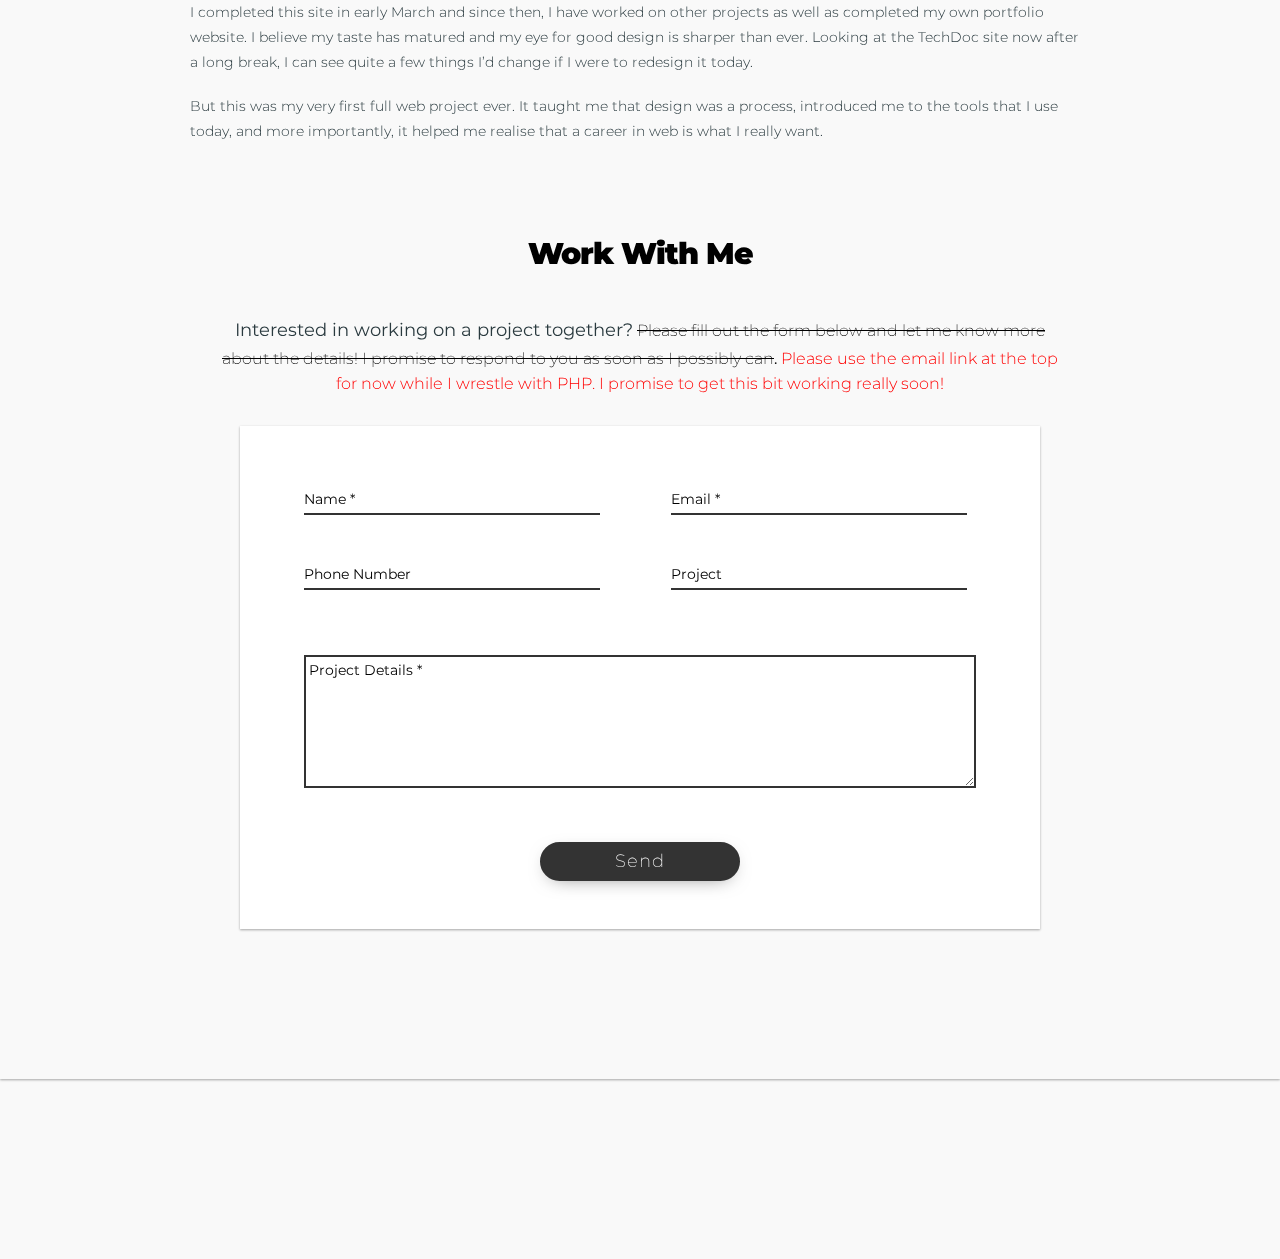
<file: techdoc.html>
<!DOCTYPE html>
<html lang="en">
    <head>
        <meta charset="utf-8">
        <title>beans&amp;toast | Justin Jesalva Web Portfolio</title>
        <meta name="viewport" content="width=device-width, initial-scale=1.0">
        <meta name="author" content="Justin Jesalva">
        <meta name="description" content="Need a website designed and coded? Hi, my name is Justin Jesalva and I'm a Front-End Developer/Designer based in Omagh, NI.">
        <meta name="keywords" content="HTML, CSS, HTML5, CSS3, JavaScript, jQuery, web design, front-end developer, front-end designer, design, designer, developer, Omagh, Northern Ireland">
        <link href="https://fonts.googleapis.com/css?family=Montserrat:200,300,400,500,900|Nunito+Sans:900" rel="stylesheet">
        <link href="beans.css" rel="stylesheet">
        <link rel="stylesheet" href="https://maxcdn.bootstrapcdn.com/font-awesome/4.7.0/css/font-awesome.min.css">
    </head>
    <body>
        <!--/* To any beginners looking at my code and not seeing clearly how it works.
* send me a message:justinjesalva13@gmail.com
* I'd love to be of some help to you!
* There's not a better feeling than learning together!
*/-->
        <nav id="topMenu" class="menu">
            <div class="brand-logo js-slide"><a href="index.html"><img src="/Assets/beansandtoast.svg" alt="Brand logo."></a></div>

            <ul class="menu-list bold">
                <a data-scroll href="index.html#myWork"><li class="menu-bold" content="back">back</li></a><br/>
                <a data-scroll href="#workWithMe"><li class="menu-bold" content="work with me">work with me</li></a><br>
                <a href="/Assets/Justin_Jesalva-Front_End_Resume.pdf" target="_blank"><li class="menu-bold" content="my resume">my resume</li></a>
                
            </ul>
            <ul class="social thin small">
                <li class="menu-light"><a href="https://www.instagram.com/tintactoe13/" target="_blank">instagram</a></li>
                <li class="menu-light"><a href="https://codepen.io/tintactoe/" target="_blank">codepen</a></li>
                <li class="menu-light"><a href="https://www.behance.net/justinjesa862c" target="_blank">behance</a></li>
                <li class="menu-light"><a href="https://www.freecodecamp.com/fcc10f1f845" target="_blank">freecodecamp</a></li>
                <li class="menu-light"><a href="mailto:justinjesalva13@gmail.com">email</a></li>
            </ul>
            <div class="social-icons js-slide">
                <ul>
                    <li title="Instagram"><a href="https://www.instagram.com/tintactoe13/" target="_blank"><i class="fa fa-instagram" aria-hidden="true"></i></a></li>
                    <li title="Codepen"><a href="https://codepen.io/tintactoe/" target="_blank"><i class="fa fa-codepen" aria-hidden="true"></i></a></li>
                    <li title="Codepen"><a href="https://www.behance.net/justinjesa862c" target="_blank"><i class="fa fa-behance" aria-hidden="true"></i></a></li>
                    <li title="FreeCodeCamp"><a href="https://www.freecodecamp.com/fcc10f1f845" target="_blank"><i class="fa fa-free-code-camp" aria-hidden="true"></i></a></li>
                    <li title="Email Me"><a href="mailto:justinjesalva13@gmail.com"><i class="fa fa-envelope-o" aria-hidden="true"></i></a></li>
                </ul>
            </div>
        </nav>
        <div id="burgerIcon">
            <span></span>
        </div>
        <div class="body-wrapper popup-1 z-index">
            <header class="hero hero-2 z-index popup-2">
                <div class="page-scroll  thin center small">
                    <a data-scroll href="#techdoc"><p>Read Case Study</p>
                        <i class="fa fa-chevron-circle-down fa-lg" aria-hidden="true"></i></a>
                </div>
            </header>

            <section id="techdoc" class="wrapper z-index center">
                <div class="snippet preamble dark">
                    <p>TechDoc is a popular local repair company that tasked me with creating an eye catching landing page for them.</p>
                </div>
            </section>
            <section id="objective" class="wrapper snippet stage">
               <h2 class="bold title dark center">Design Process</h2>
                <h2 class="small-title dark">Project Objective</h2>
                <p class="small dark thin-2">They hoped a new website could help alleviate the number of <span class="hll">phone calls</span> they received throughout the day, as well as help <span class="hl">advertise the business</span> and the types of repairs that they do. Despite their popularity, they had no real online presence outside of their Facebook page.</p>
                <br>
                <p class="small dark thin-2">The idea was to create a page that:
                    
                </p>
                <br>
                <ul class="small dark thin-2 list">
                    <li>highlights the type of repairs that the company does.</li>
                    <li>provides an avenue for customers to speak to the team via something other than the telephone.</li>
                    <li>make them aware of the Ticketmaster service.</li>
                    <li>display a map and store details.</li>
                    <li>highlights the company’s Facebook page where they post their deals, promos, and competitions.</li>
                </ul>
                <br>
                <p class="small dark thin-2">With these objectives in mind, I set off on designing and developing the site. </p>
                
            </section>
            <section id="wireframing" class="wrapper snippet stage">
                <h2 class="small-title dark">Wireframing</h2>
                <p class="small dark thin-2">After figuring out the content, the blurbs, and the different sections needed for the page, I sketched out a very rough wireframe to get a feel for the layout. This was really just for myself and not for the client to see. It’s a <span class="hl">very quick</span> way for me to get a high level view of what the finished product could possibly look like without spending a long time poring (yep, I thought it was spelt like ‘pouring’ too) over the details.</p>
                <br>
                <div class="lg center"><img class="wide popup-1" src="Assets/techdoc_case/rough-wire.jpg" alt="very rough wireframe sketch detailing the layout of the page."></div>
                <br>
                <p class="small dark thin-2">I then tidied up the initial sketch to help better organise my thoughts and ideas and once I was happy with the general layout, the next step was to go into more details for each of the different sections. I sketched out the various layout designs and <span class="hl">got the client’s opinions</span> until we were happy with a final layout.</p>
                <br>
                <div class="lg center"><img class="wide popup-1" src="Assets/techdoc_case/ideas.jpg" alt="very rough wireframe sketch detailing the layout of the page."></div>
                <br>
                <div class="md center"><img class="wide popup-1" src="Assets/techdoc_case/final.jpg" alt="very rough wireframe sketch detailing the layout of the page."></div>
    
            </section>
            <section id="hero" class="wrapper snippet stage">
                <h2 class="small-title dark">Hero Design</h2>
                <p class="small dark thin-2">The hero had to be <span class="hl">eye catching</span>, <span class="hll">informative</span>, and had to <span class="hll">draw the client in</span> with a good CTA. With the help of Photoshop, I designed an anthropomorphised (bless you) cracked iPhone. I can barely stand it seeing a small scratch on my phone, so I hoped that it would tug on the user’s feelings and get them to request a repair. The clients quite liked the image too.</p>
                <br>
                <div class="md center"><img class="wide popup-1" src="Assets/techdoc_case/hero.jpg" alt="very rough wireframe sketch detailing the layout of the page."></div>
            </section>
            <section id="map" class="wrapper snippet stage">
                <h2 class="small-title dark">Google Map</h2>
                <p class="small dark thin-2">Implementing the map was very easy with the use of Google Map’s API and documentation.</p>
                <br>
                <div class="lg center"><img class="wide popup-1" src="Assets/techdoc_case/map.jpg" alt="very rough wireframe sketch detailing the layout of the page."></div>
            </section>
            <section id="iterative" class="wrapper snippet stage">
                <h2 class="small-title dark">Iterative Process</h2>
                <p class="small dark thin-2">Ideas change. What might look good to you today could look weird or bad tomorrow. With that in mind, here are some of the <span class="hl">design changes</span> that took place during the development period.</p>
                <br>
                <div class="md center"><img class="wide popup-1" src="Assets/techdoc_case/hero-it2.jpg" alt="very rough wireframe sketch detailing the layout of the page."></div>
                <br>
                <div class="lg center"><img class="wide popup-1" src="Assets/techdoc_case/wwd-it.jpg" alt="very rough wireframe sketch detailing the layout of the page."></div>
                <br>
                <div class="lg center"><img class="wide popup-1" src="Assets/techdoc_case/cta.jpg" alt="very rough wireframe sketch detailing the layout of the page."></div>
                <br>
                <div class="lg center"><img class="wide popup-1" src="Assets/techdoc_case/tick.jpg" alt="very rough wireframe sketch detailing the layout of the page."></div>
                <br>
                <div class="lg center"><img class="wide popup-1" src="Assets/techdoc_case/map-it.jpg" alt="very rough wireframe sketch detailing the layout of the page."></div>
            </section>
            <section id="responsive" class="wrapper snippet stage">
                <h2 class="small-title dark">Responsive Design</h2>
                <p class="small dark thin-2">The site had to look aesthetically pleasing on all screen sizes. Some developers still create separate mobile sites, but instead of this, I used media queries to rework the layout based on what looked good given the screen real estate available. I forewent the traditional method of using device specific breakpoints and used the <span class="hll">content as my guide</span> for implementing breakpoints. I trusted the design and I feel it lent itself well on mobile and tablet without needing to reshuffle the content too much.</p>
                <br>
                <div class="lg center"><img class="wide popup-1" src="Assets/techdoc_case/Responsive-des.jpg" alt="very rough wireframe sketch detailing the layout of the page."></div>
            </section>
            <section id="finished" class="wrapper snippet stage">
                <h2 class="small-title dark">Finished Product</h2>
                <p class="small dark thin-2">Without further ado, here is the finished landing page. Click the image to view the full length high-res version on my Behance.</p>
                <br>
                <div class="lg center"><a href="https://www.behance.net/gallery/52533495/TechDoc-Landing" target="_blank"><img class="wide popup-1" src="Assets/techdoc_case/Finished.png" alt="Final Landing page design."></a></div>
            </section>
            <section id="finalthoughts" class="wrapper snippet stage">
                <h2 class="small-title dark">Final Thoughts</h2>
                <p class="small dark thin-2">I completed this site in early March and since then, I have worked on other projects as well as completed my own portfolio website. I believe my taste has matured and my eye for good design is sharper than ever. Looking at the TechDoc site now after a long break, I can see quite a few things I’d change if I were to redesign it today. </p>
                <br>
                <p class="small dark thin-2">But this was my very first full web project ever. It taught me that design was a process, introduced me to the tools that I use today, and more importantly, it helped me realise that a career in web is what I really want.</p>
            </section>

            
            
            <section id="workWithMe" class="wrapper center">

                <h2 class="title bold">Work With Me</h2>
                <p><span class="preamble dark">Interested in working on a project together?</span> <span class="thin">Please fill out the form below and let me know more about the details! I promise to respond to you as soon as  I possibly can</span>. <span class="thin-2">Please use the email link at the top for now while I wrestle with PHP. I promise to get this bit working really soon!</span></p>
                <section class="note-wide popup-1 contactForm">
                    <form name="contactForm" action="#">
                       
                        <span class="formEntry"><label for="name" class="js-label small">Name <sup>*</sup></label>
                        <input class="js-input small thin" type="text" name="name" maxlength="40" required></span>
                        
                        <span class="formEntry"><label for="email" class="js-label small">Email <sup>*</sup></label>
                            <input class="js-input small thin" type="email" name="email" maxlength="40" required></span>
                        
                        <span class="formEntry"><label for="tel" class="js-label small">Phone Number</label>
                            <input class="js-input small thin" type="tel" name="phoneNumber" maxlength="11"></span>
                        
                        <span class="formEntry"><label for="project" class="js-label small">Project</label>
                            <input class="js-input small thin" type="text" name="project" maxlength="20"></span>
                        
                        <div class="formEntryWide"><label for="projectDetails" class="js-label small">Project Details <sup>*</sup></label>
                        <textarea class="small thin-2 js-input" name="details" id="projectDetails" rows="5" placeholder="" required></textarea></div>
                        
                        <div class="formEntryWide center"><input class="popup-1 main-button thin" type="submit" name="send" value="Send" disabled> </div>

                    </form>
                </section>

            </section>
        </div>  


















        <footer>
            <div class="tilt-wrapper" data-tilt data-tilt-reset="false" data-tilt-perspective="900" data-tilt-max="60" data-tilt-speed="900" data-tilt-transition="true" data-tilt-easing="cubic-bezier(.03,.98,.52,.99)">
                <img src="/Assets/beanswithtoastFluffyEvenCuter.svg" alt="Little cartoon cat holding a piece of toast.">
            </div>
            <p class="small thin-2">JUSTIN JESALVA &copy; 2017-2018</p><br>
        </footer>






        

        <script src="dist/js/smooth-scroll.js"></script>
        <script>smoothScroll.init({
                speed: 900,
                easing: 'easeInOutCubic'
            });</script>
        <script type="text/javascript" src="/js/vanilla-tilt.js"></script>
        <script type="text/javascript" src="/js/beans.js"></script>
        <script type="text/javascript" src="/js/beansform.js"></script>
        <script type="text/javascript" src="/js/typed.js"></script>
        <script>document.addEventListener('DOMContentLoaded', function(){
                Typed.new('.typed-element', {
                    strings: ["drafting logos.", "designing user interfaces.", "creating landing pages.", "developing websites.", "cute cats (and alliteration)."],
                    typeSpeed: 60,
                    loop: true,
                    backDelay: 1200,
                    cursorChar: "|"
                });
            });</script>
    </body>
</html>
</file>
<file: beans.css>
/* To any beginners looking at my code and not seeing clearly how it works.
 * send me a message:justinjesalva13@gmail.com
 * I'd love to be of some help to you!
 * There's not a better feeling than learning together!
 */

/*CSS Reset Meyerweb*/
html, body, div, span, applet, object, iframe,
h1, h2, h3, h4, h5, h6, p, blockquote, pre,
a, abbr, acronym, address, big, cite, code,
del, dfn, em, img, ins, kbd, q, s, samp,
small, strike, strong, sub, sup, tt, var,
b, u, i, center,
dl, dt, dd, ol, ul, li,
fieldset, form, label, legend,
table, caption, tbody, tfoot, thead, tr, th, td,
article, aside, canvas, details, embed, 
figure, figcaption, footer, header, hgroup, 
menu, nav, output, ruby, section, summary,
time, mark, audio, video {
	margin: 0;
	padding: 0;
	border: 0;
	font-size: 100%;
	font: inherit;
	vertical-align: baseline;
    box-sizing: border-box;
}
body{
    background-color: #f9f9f9;
    font-family: "Montserrat", "Helvetica Neue Light", "Helvetica Neue", Helvetica, Arial, "Lucida Grande", sans-serif;
}
input:focus{
    outline-style:none;
    box-shadow:none;
    border-color:transparent;
}
.body-wrapper{
    background-color: #f9f9f9;
    padding-bottom: 100px;
    margin-bottom: 180px;
}
body.nav-active{
    overflow: auto;
}
a{
    text-decoration: none;
    color: inherit;
}
em{
    font-style: italic;
}
*, *::after, *::before { 
    box-sizing: border-box; 
}
/*Typed.js styles*/
.typed-cursor{
    opacity: 1;
    -webkit-animation: blink 0.7s infinite;
    -moz-animation: blink 0.7s infinite;
    animation: blink 0.7s infinite;
    font-size: 1em;
}
@keyframes blink{
    0% { opacity:1; }
    50% { opacity:0; }
    100% { opacity:1; }
}
@-webkit-keyframes blink{
    0% { opacity:1; }
    50% { opacity:0; }
    100% { opacity:1; }
}
@-moz-keyframes blink{
    0% { opacity:1; }
    50% { opacity:0; }
    100% { opacity:1; }
}
/*End of typed.js*/

/*HamburgerMenu*/
#burgerIcon{
    position: fixed;
    left: 50%;
    top: 8px;
    width: 8vw;
    max-width: 40px;
    height: 35px;
    transform: translatex(-50%) rotate(0deg);
    transition: all cubic-bezier(.6,.18,.05,1.2) .1s;
    z-index: 999;
}
#burgerIcon>span{
    position: relative;
    top: 50%;
    transform: translateY(-50%);
    display: block;
    width: 100%;
    height: 4px;
    background-color: black;
}
#burgerIcon>span:after,
#burgerIcon>span:before{
    content: "";
    position: absolute;
    height: 4px;
    width: 100%;
    background-color: black;
    transform: scalex(.8);
    transition: all cubic-bezier(.89,.18,.13,1) .1s;
}
#burgerIcon>span:after{
    top: -10px;
    border-top-left-radius: 4px;
    border-top-right-radius: 4px;
    z-index: 88;
}
#burgerIcon>span:before{
    top: 10px;
    border-bottom-left-radius: 4px;
    border-bottom-right-radius: 4px;
}
#burgerIcon:hover>span:after{
    top: -5px;
    transform: scalex(1);
}
#burgerIcon:hover>span:before{
    top: 5px;
    transform: scalex(1);
}
#burgerIcon.active{
    transform: translatex(-50%) rotate(-90deg);
}
#burgerIcon.active>span{
    background-color: transparent;
}
#burgerIcon.active>span:after{
    transform: rotate(45deg) translate(7.4px, 7.4px) scalex(1);
    border-radius: 2px;

}
#burgerIcon.active>span:before{
    transform: rotate(-45deg) translate(7px,-7px) scalex(1);
        border-radius: 2px;
}
#burgerIcon.active:hover>span:after{
    transform: rotate(0) translate(0);
}
#burgerIcon.active:hover>span:before{
    transform: rotate(0) translate(0);
}
/*End of Hamburger Menu Code*/

/*Typography*/
.dark{
    color: #2a3a3f;
}
.darkgrey{
   color: #646d70;
}
.gold{
    color: #fdcd3b;
}
.bold{
    font-family: "Montserrat", "Helvetica Neue Light", "Helvetica Neue", Helvetica, Arial, "Lucida Grande", sans-serif;
    font-weight: 900;
    font-size: 50px;
}
.thin{
    font-family: "Montserrat", "Helvetica Neue Light", "Helvetica Neue", Helvetica, Arial, "Lucida Grande", sans-serif;
    font-weight: 200;
    line-height: 25px;
}
.thin-2{
    font-family: "Montserrat", "Helvetica Neue Light", "Helvetica Neue", Helvetica, Arial, "Lucida Grande", sans-serif;
    font-weight: 300;
    line-height: 25px;
}
.title{
    font-family: "Montserrat", sans-serif;
    font-size: 30px;
    letter-spacing: -1px;
    line-height: 2em;
}
.small-title{ 
    font-size: 20px;
    font-weight: 500;
    margin: 1em 0;
}
.small{
    font-size: 14px;
}
.hl{
    position: relative;
    background-color: rgba(253,255,8,0.4);
    padding: 0 3px;
    display: inline-block;
}/*Highlighter effect*/
.hl:after{
    position: absolute;
    content: "";
    width: 100%;
    height: 100%;
    left: 0;
    top: 0;
    background-color: rgba(234,230,6,0.6);
    transform: rotate(3deg) translate(2px,-1px);
    z-index: -1;
}
.hll{
    position: relative;
    background-color: rgba(253,255,8,0.4);
    padding: 0 3px;
    display: inline-block;
}/*Highlighter effect for longer spans-has less rotation*/
.hll:after{
    position: absolute;
    content: "";
    width: 100%;
    height: 100%;
    left: 0;
    top: 0;
    background-color: rgba(234,230,6,0.6);
    transform: rotate(-1deg) translate(2px,-1px);
    z-index: -1;
}
.center{
    text-align: center;
}
.preamble{
    font-size: 18px;
    font-weight: 400;
    line-height: 32px;
}
.grey{
    color: #869195;
}
.z-index{
    position: relative;
    z-index: 99;
}
.popup-1{
    box-shadow: 0 1px 3px rgba(0, 0, 0, 0.12), 0 1px 2px rgba(0, 0, 0, 0.24);
}
.popup-2{
    box-shadow: 0 1px 10px rgba(0, 0, 0, 0.12), 0 3px 5px rgba(0, 0, 0, 0.34);
}
.wrapper{
    max-width: 1200px;
    margin: 0 auto;
    padding: 0;
}
.stage{
    padding-bottom: 30px;
}
.wide{
    width: 100%;
}
.md{
    width: 60%;
}
.lg{
    width: 80%;
}
.lg.center{
    margin: 0 auto;
}
.md.center{
    margin: 0 auto;
}
/*End of typography code*/

/*Top Menu stickied just above the viewport.*/
.menu{
    position: fixed;
    transform: translatey(calc(-100% + 50px));
    height: calc(70vh + 50px);
    width: 100%;
    box-sizing: border-box;
    z-index: 999;
    background-color: rgba(255,200,200,.0);
    transition: all ease-out .2s;
}
.menu.idle{
    background-color: rgba(200,200,200,.5);
    box-shadow: 0 1px 10px rgba(0, 0, 0, 0.12), 0 3px 5px rgba(0, 0, 0, 0.014);
}
.menu.background{
    background: #ffd200; /* fallback for old browsers */
    background: -webkit-linear-gradient(to right, #f7971e, #ffd200); /* Chrome 10-25, Safari 5.1-6 */
    background: linear-gradient(to right, #f7971e, #ffd200); 
    box-shadow: 0 1px 10px rgba(0, 0, 0, 0.12), 0 3px 5px rgba(0, 0, 0, 0.09);
}
.menu.active{
    transform: translatey(-0%);
    transition: all cubic-bezier(.5,.01,.26,1) .4s;
}
.menu-list{        
    position: absolute;
    top: 45%;
    left: 50%;
    transform: translate(-50%, -50%);
    list-style-type: none;
    text-align: center;
    -webkit-transition: visibility .1s linear, opacity .6s ease-in .3s;
    transition: visibility .1s linear, opacity .6s ease-in .1s;
    opacity: 0;
    visibility: hidden;
}
.menu-list.visible{
    opacity: 1;
    visibility: visible;
}
.menu-bold{
    position: relative;
    margin-top: 1em;
    white-space: nowrap;
    display: inline-block;
    overflow: hidden;
    text-decoration: none;
}
.menu-bold:before{
    content: attr(content);
    position: absolute;
    top: 0;
    left: 0;
    width: 0%;
    color: #f9f9f9;
    overflow: hidden;
    white-space: nowrap;
    transition: width cubic-bezier(.89,.18,.13,1) .6s;
}
.menu-bold:hover:before{
    width: 100%;
}
/*Social Media links*/
.social{
    display: none;
    position: absolute;
    bottom: calc(15vh + 50px);
    left: 50%;
    transform: translateX(-50%);
    white-space: nowrap;
    list-style-type: none;
}
.menu-light{
    display: inline-block;
    transform: scale(1);
    transition: transform cubic-bezier(.645, .945, .355, 1.3) .2s;
}
.brand-logo{
    position: absolute;
    width: 180px;
    bottom: 9px;
    left: 50px;
    font-family: "Lato", sans-serif;
    font-size: 25px;
    color: #000;
    text-transform: uppercase;
    transition: all linear .2s;
}
.brand-logo.idle{
    transform: translatex(-23px);
}
.social-icons{
    position: absolute;
    bottom: 9px;
    right: 50px;
    transition: all linear .2s;
}
.social-icons.idle{
    transform: translateX(25px);
}
.social-icons li{
    display: inline-block;
    margin: 0 8px;
    font-size: 1.5em;
    color: black;
    transition: all cubic-bezier(0.1,.99,1,1) .3s;
}
.social-icons li:hover{
    transform: scale(1.2);
}
/*End of top menu code*/

/*Header*/
.hero{
    display: flex;
    flex-direction: column;
    justify-content: center;
    padding: 50px;
    background-repeat: no-repeat;
    background-size: cover;
    height: 80vh;
    min-height: 500px;
    width: 100%;
    border-bottom-left-radius: 200% 20%;
    border-bottom-right-radius: 200% 20%;
    box-sizing: border-box;
    z-index: 999;
}
.hero-1{
    background-image: url(Assets/damian-zaleski-desk-orig.jpg);
    background-position: top;
}
.hero-2{
    background-image: url(Assets/techdoc-hero.jpg);
    background-position: center;
}
.hero-3{
    background-image: url(Assets/ECC_Case/burning_bush.jpg);
    background-position: center;
}
.typewriter{
    width: 100%;
    font-family: "Nunito Sans";
    font-weight: 900;
    font-size: 48px;
    white-space: nowrap;
    color: #333;
}
.main-button{
    display: inline-block;
    width: 200px;
    font-size: 18px;
    letter-spacing: .06em;
    padding: 5px 1em;
    margin: 3em auto;
    border-radius: 20px;
    border: 2px solid #333;
    background-color: #333;
    color: #f5f5f5;
    box-sizing: border-box;
    cursor: pointer;
    box-shadow: 0px 5px 20px -10px rgba(0,0,0,0.6);
    transition: all cubic-bezier(0.18,.99,1,1) .2s;
}
.main-button:hover{
    box-shadow: 0px 15px 10px -10px rgba(0,0,0,0.4);
    transform: translate(0px, -2px) scale(1.05);
    border: 2px solid #aaa;
    background-color: #aaa;
}
.main-button:active{
    box-shadow: 0px 15px 10px -10px rgba(0,0,0,0.4);
}
.page-scroll{
    position: absolute;
    bottom: 1vh;
    left: 50%;
    transform: translateX(-50%);
    line-height: 2em;
    white-space: nowrap;
}
.fa-chevron-circle-down{
    font-size: 20px;
    color: #333;
}
/*End of header code*/
.about-me{
    position: relative;
    z-index: 8;
    padding-top: 70px;
    padding-bottom: 50px;
}

.snippet{
    max-width: 900px;
    width: 90%;
    margin: 0 auto;
}
#ccc{
    display: flex;
    margin: 80px auto;
    max-width: 1160px;
    width: 90%;
}
.step{
    flex: 1;
    display: inline-block;
}
.step:nth-child(even){
    margin: 0 5%;
}
.step i{
    font-size: 40px;
}
.note-wide{
    width: 70%;
    max-width: 800px;
    margin: 0 auto;
    background: #fff;
    padding: 3em 4em;
}
.question{
    margin-bottom: .5em;
    text-align: left;
    line-height: 25px;
}
.answer{
    text-align: left;
    margin-bottom: 1.5em;
}
.dp{
    background-image: url(Assets/dp.jpg);
    background-position: center;
    background-size: cover;
    height: 100px;
    width: 100px;
    margin: 50px auto -50px;
    -webkit-clip-path: polygon(30% 0%, 70% 0%, 100% 30%, 100% 70%, 70% 100%, 30% 100%, 0% 70%, 0% 30%);
    clip-path: polygon(30% 0%, 70% 0%, 100% 30%, 100% 70%, 70% 100%, 30% 100%, 0% 70%, 0% 30%);
}

#myWork{
    padding: 50px 0;
}
#myWork>h2{
    margin-bottom: 30px;
}
#workWithMe>p{
    width: 70%;
}
.work-wrapper{
    display: flex;
    width: 90%;
    margin: 0 auto;
    white-space: nowrap;
}
.work-wrapper a{
    flex: 1;
}
.work{
    min-height: 450px;
    height: 30vh;
    padding: 2em 0 0;
    background: #fff;
    transition: all cubic-bezier(.28,.58,.37,.99) .9s;
}
.work-wrapper a:nth-of-type(2){
    margin: 0 4.5%;
}
.work-details-wrapper{
    background-color: #f9f9f9;
    width: 85%;
    height: 50%;
    margin: -9.5em auto 1em;
    padding: 10em 0 4em;
    transition: all cubic-bezier(.28,.58,.37,.99) .5s;
}
.work:hover .work-details-wrapper{
    box-shadow: 0 10px 20px rgba(0,0,0,0.1), 0 6px 6px rgba(0,0,0,0.1);
    transform: translate(0px, -3px) scale(1.03); 
}
.work-image{
    width: 75%;
    height:50%;
    margin: 0 auto;
    background-color: #f9f9f9;
    position: relative;
    z-index: 9;
    background-position: top;
    background-size: cover;
    transition: all cubic-bezier(.28,.58,.37,.99) .9s; 
}
.work:hover .work-image{
    box-shadow: 0 10px 20px rgba(0,0,0,0.1), 0 6px 6px rgba(0,0,0,0.1);
    transform: translate(0px, -4px) scale(1.03); 
}
.skills{
    font-size: 12px;
}
.wi-1{
    background-image: url(Assets/techdoc-preview-large.jpg);
}
.wi-2{
    background-image: url(Assets/stefnoyess-big.jpg)
}
.wi-3{
    background-image: url(Assets/ECC.jpg)
}
.case-link{
    position: relative;
    display: inline-block;   
}
.case-link:after{
    content: ">>";
    position: absolute;
    right: 0px;
    opacity: 0;
    transition: all ease-out .4s;
}
.work:hover .case-link:after{
    content: ">>";
    right: -25px;
    opacity: 1;
}

#workWithMe{
    padding: 50px 0;
}
#workWithMe>h2{
    margin-bottom: 30px;
}
.title.bold{
    margin-bottom: 30px;
}
#workWithMe>p{
    max-width: 1000px;
    margin: 0 auto 30px;
}
#workWithMe>p>span:nth-of-type(2){
    text-decoration: line-through;
}
#workWithMe>p>span:nth-of-type(3){
    text-decoration: none;
    color: red;
}
.contactForm{
    padding-top: 4em;
    text-align: left;
}
.formEntry{
    position: relative;
    display: inline-block;
    width: 44%;
    white-space: nowrap;
}
.formEntry:after{
    content: "";
    position: absolute;
    width: 0%;
    height: 2px;
    left: 0px;
    top: 23px;
    background: linear-gradient(to right, #f7971e, #ffd200);
    z-index: 10000;
    transition: width linear .3s;
}
.formEntry:hover:after{
    width: 100%;
}
.formEntry input{
    position: relative;
    box-sizing: border-box;
    border: none;
    border-bottom: 2px solid #333;
    background-color: rgba(0,0,200,.0);
    padding: 1px 0 0;
    width: 100%;
    height: 25px;
    z-index: 9999;
    transition: all ease-in .3s;
}
.formEntry input.hl{
    border-bottom: 2px solid #ffd200;
}
.formEntry input:focus{
    border-bottom: 2px solid #ffd200;
}
.formEntry:nth-of-type(2),
.formEntry:nth-of-type(4){
    margin-left: 10%;
}
formEntry:nth-of-type(3),
.formEntry:nth-of-type(4){
    margin-top: 50px;
    margin-bottom: 65px;
}
span label{
    position: absolute;
    top: 0px;
    z-index: 0;
    transition: all ease-out .3s;
}
span label.active{
    font-size: 10px;
    top: -1.3em;
}
.formEntryWide{
    position: relative;
    display: inline-block;
    width: 100%;
}
.formEntryWide label{
    position: absolute;
    top: 6px;
    left: 5px;
    transition: all ease-out .3s;
}
.formEntryWide label.active{
    font-size: 10px;
    top: -1.7em;
    left: 0px;
}
textarea {
    resize: vertical;
    outline-style:none;
    //padding: 1em;
    box-shadow:none;
    border-color:transparent;
    border: 2px solid #333;
    margin-bottom: 1em;
    width: 100%;
    transition: border ease .5s;
}
textarea.hl{
    border: 2px solid #ffd200;
}
textarea:focus{
    border: 2px solid #ffd200;
}
textarea:hover{
    border: 2px solid #ffd200;
}
.contactForm>form>label{
    display: inline-block;
    margin-bottom: 5px;
}
.formEntryWide .main-button{
    margin: 2em 0 0;
}
.formEntryWide .main-button:focus{
    box-shadow: 0px 15px 10px -10px rgba(0,0,0,0.4);
    transform: translate(0px, -2px) scale(1.05);
}
#techdoc>.preamble{
    padding-top: 70px;
    padding-bottom: 50px;
}
#ecc>.preamble{
    padding-top: 70px;
    padding-bottom: 50px;
}
.list{
    width: 80%;
    margin: 0 auto;
}

/*Footer Elements*/
.tilt-wrapper{
    width: 120px;
    margin: 2em auto 1em;
}
footer{
    position: fixed;
    bottom: 0;
    left: 50%;
    text-align: center;
    width: 100vw;
    height: 180px;
    transform: translateX(-50%);
    background-color: #fff;
}


/*End of footer elemenents*/

/*Media Query to turn off :hover effects on mobile devices. and replace them with :active*/
@media screen and (max-width: 1000px){
    .work-wrapper{
        width: 95%;
    }
    .work-wrapper a:nth-of-type(2){
        margin: 0 2.5%;
    }
}
@media screen and (max-width: 769px) {
    #burgerIcon>span:before,
    #burgerIcon>span:after{
        transition: all linear .0s;
    }
    #burgerIcon:hover>span:after{
        top: -10px;
         transform: scalex(.8);
    }
    #burgerIcon:hover>span:before{
        top: 10px;
        transform: scalex(.8);
    }
    #burgerIcon:active>span:after{
        top: -5px;
        transform: scalex(1);
    }
    #burgerIcon:active>span:before{
        top: 5px;
        transform: scalex(1);
    }
    #burgerIcon.active:hover>span:after{
        transform: rotate(45deg) translate(7.4px, 7.4px) scalex(1);

    }
    #burgerIcon.active:hover>span:before{
        transform: rotate(-45deg) translate(7px,-7px) scalex(1);
    }
    #burgerIcon.active:active>span:after{
        transform: rotate(0) translate(0);
    }
    #burgerIcon.active:active>span:before{
        transform: rotate(0) translate(0);
    }
    .menu-bold:hover:before{
        width: 0;
    }
    .menu-bold:active:before{
        width: 100%;
    }
    .social .menu-light:hover{
        transform: scale(1);
    }
    .social .menu-light:active{
        color: white;
        transform: scale(1.1);
    }
    .social-icons li:hover{
        transform: scale(1);
}
    .social-icons li:active{
        transform: scale(1.2);
    }
    .typewriter{
        font-size: 40px;
    }
    .main-button:hover{
        box-shadow: 0px 10px 20px -10px rgba(0,0,0,0.4);
        transform: translate(0px, 0px) scale(1);
    }
    .main-button:active{
        box-shadow: 0px 15px 10px -10px rgba(0,0,0,0.4);
        transform: translate(0px, -2px) scale(1.05);
        color: #f9f9f9;
        background-color: #aaa;
    }
    /*.work{
        display:inline-block;
        min-height: 450px;
        height: 50vh;
        width: 45%;
        margin: 5% auto;
        background: #fff;
        transition: all cubic-bezier(.28,.58,.37,.99) .9s;
    }
    .work-image{
        width: 80%;
        height:55%;
        margin: 0 auto;
        background-color: #f9f9f9;
        position: relative;
        z-index: 9;
        background-position: top;
        background-size: cover;
        transition: all cubic-bezier(.28,.58,.37,.99) .9s; 
    }*/
}
@media screen and (max-width:740px){
    #ccc{
        display: block;
        width: 90%;
    }
    .step{
        display: block;
        width: 80%;
        margin: 0 auto;
    }
    .step:nth-child(even){
        margin: 2em auto;
    }
    .note-wide{
        width: 95%;
        padding: 3em
    }
}
@media screen and (max-width: 700px){
    #burgerIcon{
        left: calc(100% - 35px);
    }
    .menu{
        height: calc(100vh + 50px);
    }
    .menu-bold{
        font-size: 40px;
    }
    .social{
        display: block;
        bottom: calc(10vh + 50px);

    }
    .social .menu-light a{
        margin: 10px;
        padding: 0px;
    }
    .social-icons{
        display: none;
    }
    .brand-logo{
        left: 25px;
    }
    .brand-logo.idle{
        transform: translateX(0px);
    }
    .social-icons{
        right: 25px;
    }
    .social-icons.idle{
        transform: translateX(0px);
    }
    .hero{
        height: 105vh;
    }
    .hero-2{
        background-image: url(Assets/techdoc-hero-tall.jpg);
        background-position: top;
    }
    .page-scroll{
        bottom: 10vh;
    }
    body.nav-active{
        overflow: hidden;
    }
    #ccc{
        display: block;
        width: 100%;
    }
    .step{
        display: block;
        width: 85%;
        margin: 0 auto;
    }
    .step:nth-child(even){
        margin: 2em auto;
    }
    .step h2{
        font-size: 24px;
    }
    .step i{
        font-size: 40px;
    }
    .qa{
        padding-top: 50px;
        width: 95%;
        max-width: 800px;
        margin: 0 auto;
        background: #fff;
        box-shadow: 0 1px 1px rgba(0, 0, 0, 0.12), 0 2px 5px rgba(0, 0, 0, 0.24);
        padding: 3em
    }
    .md{
        width: 75%;
    }
    .lg{
        width: 95%;
    }
}
@media screen and (max-width: 630px){
    .work-wrapper{
        display: block;
        width: 80%;
        margin: 0 auto;
        white-space: nowrap;
    }
    .work-wrapper a{
        display: block;
    }
    .work{
        min-height: 400px;

    }
    .work-wrapper a:nth-of-type(2){
        margin: 50px 0;
    }
}
@media screen and (max-width: 600px){
    .typewriter{
        font-size: 24px;
    }
    .social .menu-light a{
        margin: 5px;
        padding: 0px;
    }
    .snippet{
        font-size: 16px;
    }
    .main-button{
        font-size: 14px;
        padding: 5px .2em;
        margin: 3em auto;
    }

}
@media screen and (max-height:600px){
    .bold{
        font-family: "Montserrat", "Helvetica Neue Light", "Helvetica Neue", Helvetica, Arial, "Lucida Grande", sans-serif;
        font-weight: 900;
        font-size: 35px;
    }
    .menu-bold{
        position: relative;
        margin-top: .5em;
        white-space: nowrap;
        display: inline-block;
        overflow: hidden;
        text-decoration: none;
    }
}
@media screen and (max-width: 375px){
    .menu-bold{
    font-size: 35px;
    }
    .social .menu-light a{
        margin: 5px;
        font-size: 12px;
    }
    .formEntry{
        position: relative;
        display: inline-block;
        width: 100%;
        white-space: nowrap;
    }
    .formEntry:nth-of-type(2),
    .formEntry:nth-of-type(4){
        margin-left: 0%;
    }
    .formEntry:nth-of-type(1),
    .formEntry:nth-of-type(2),
    .formEntry:nth-of-type(3){
        margin: 1em 0;
    }
    .formEntry:nth-of-type(4){
        margin: 1em 0 3em;
    }
}
@media screen and (max-width: 320px){
    .typewriter{
        font-size: 20px;
    }
    .main-button{
        font-size: 14px;
    }
}
@media screen and (max-width: 737px) and (orientation: landscape){
    .menu-bold{
        margin-top: 0em;
        font-size: 35px;
    }
    .menu{
        height: 90vh;
    }
    .menu-list{
        position: absolute;
        top: 50%;
    }
    .typewriter{
        width: 100%;
        font-family: "Nunito Sans";
        font-weight: 900;
        font-size: 24px;
        white-space: nowrap;
        color: #333;
    }
    .main-button{
        font-size: 14px;
    }
}
@media screen and (max-width: 735px) and (orientation: landscape){
    .menu-bold{
        margin-top: 0em;
        font-size: 35px;
    }
    .menu{
        height: calc(100vh + 50px);
    }
    .menu-list{
        position: absolute;
        top: 40%;
    }
}
@media screen and (max-width: 568px) and (orientation: landscape){
    .menu-list .menu-bold{
        position: relative;
        top: -20px
    }
}
@media screen and (width: 1024px) and (height:768px){
    #burgerIcon>span:before,
    #burgerIcon>span:after{
        transition: all linear .0s;
    }
    #burgerIcon:hover>span:after{
        top: -10px;
         transform: scalex(.8);
    }
    #burgerIcon:hover>span:before{
        top: 10px;
        transform: scalex(.8);
    }
    #burgerIcon:active>span:after{
        top: -5px;
        transform: scalex(1);
    }
    #burgerIcon:active>span:before{
        top: 5px;
        transform: scalex(1);
    }
    #burgerIcon.active:hover>span:after{
        transform: rotate(45deg) translate(7px, 7px) scalex(1);
    }
    #burgerIcon.active:hover>span:before{
        transform: rotate(-45deg) translate(7px,-7px) scalex(1);
    }
    #burgerIcon.active:active>span:after{
        transform: rotate(0) translate(0);
    }
    #burgerIcon.active:active>span:before{
        transform: rotate(0) translate(0);
    }
    .menu-bold:hover:before{
        width: 0;
    }
    .menu-bold:active:before{
        width: 100%;
    }
    .social .menu-light:hover{
        color: #333;
        transform: scale(1);
    }
    .social .menu-light:active{
        color: orangered;
        transform: scale(1.1);
    }
    .social-icons li:hover{
    color: black;
    transform: scale(1);
}
    .social-icons li:active{
        transform: scale(1.2);
    }
    .typewriter{
        font-size: 40px;
    }
    .main-button:hover{
        box-shadow: 0px 10px 20px -10px rgba(0,0,0,0.4);
        transform: translate(0px, 0px) scale(1);
    }
    .main-button:active{
        box-shadow: 0px 15px 10px -10px rgba(0,0,0,0.4);
        transform: translate(0px, -2px) scale(1.05);
        color: #f9f9f9;
        background-color: #aaa;
    }
}
</file>
